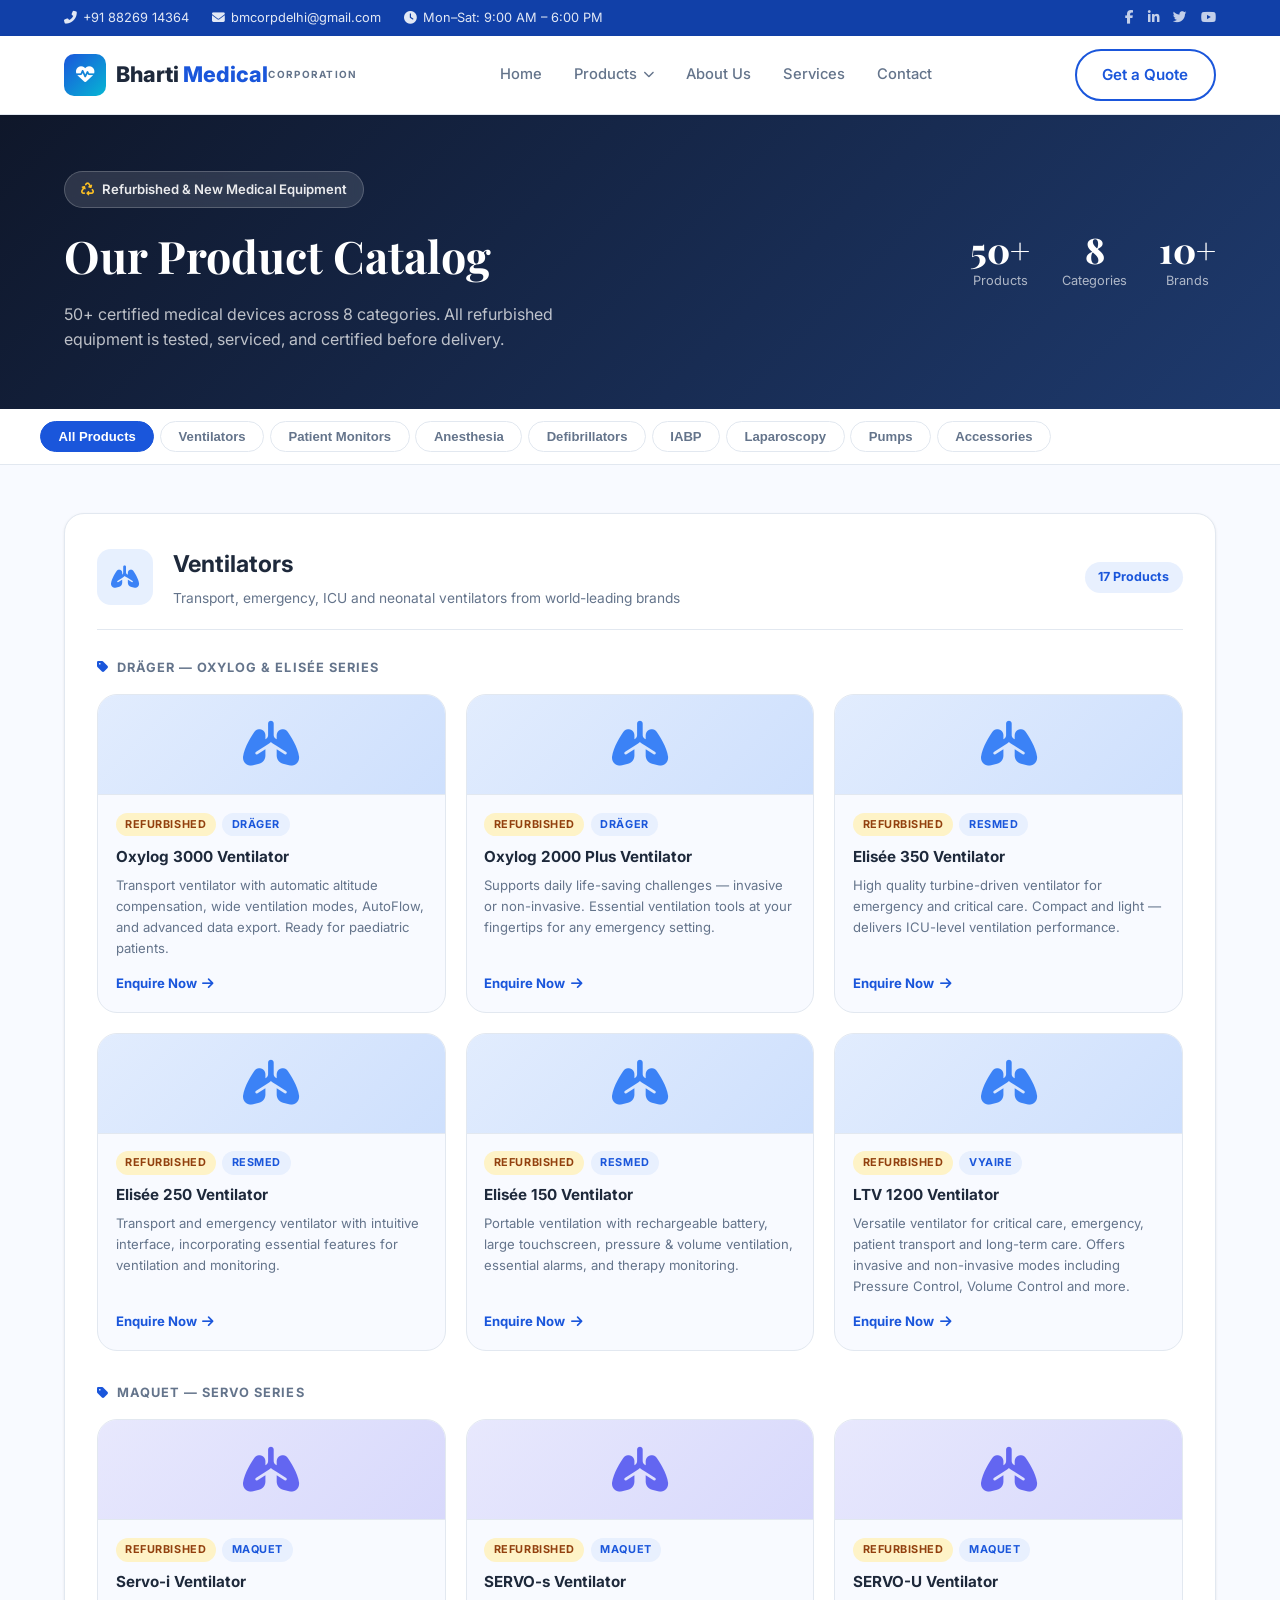
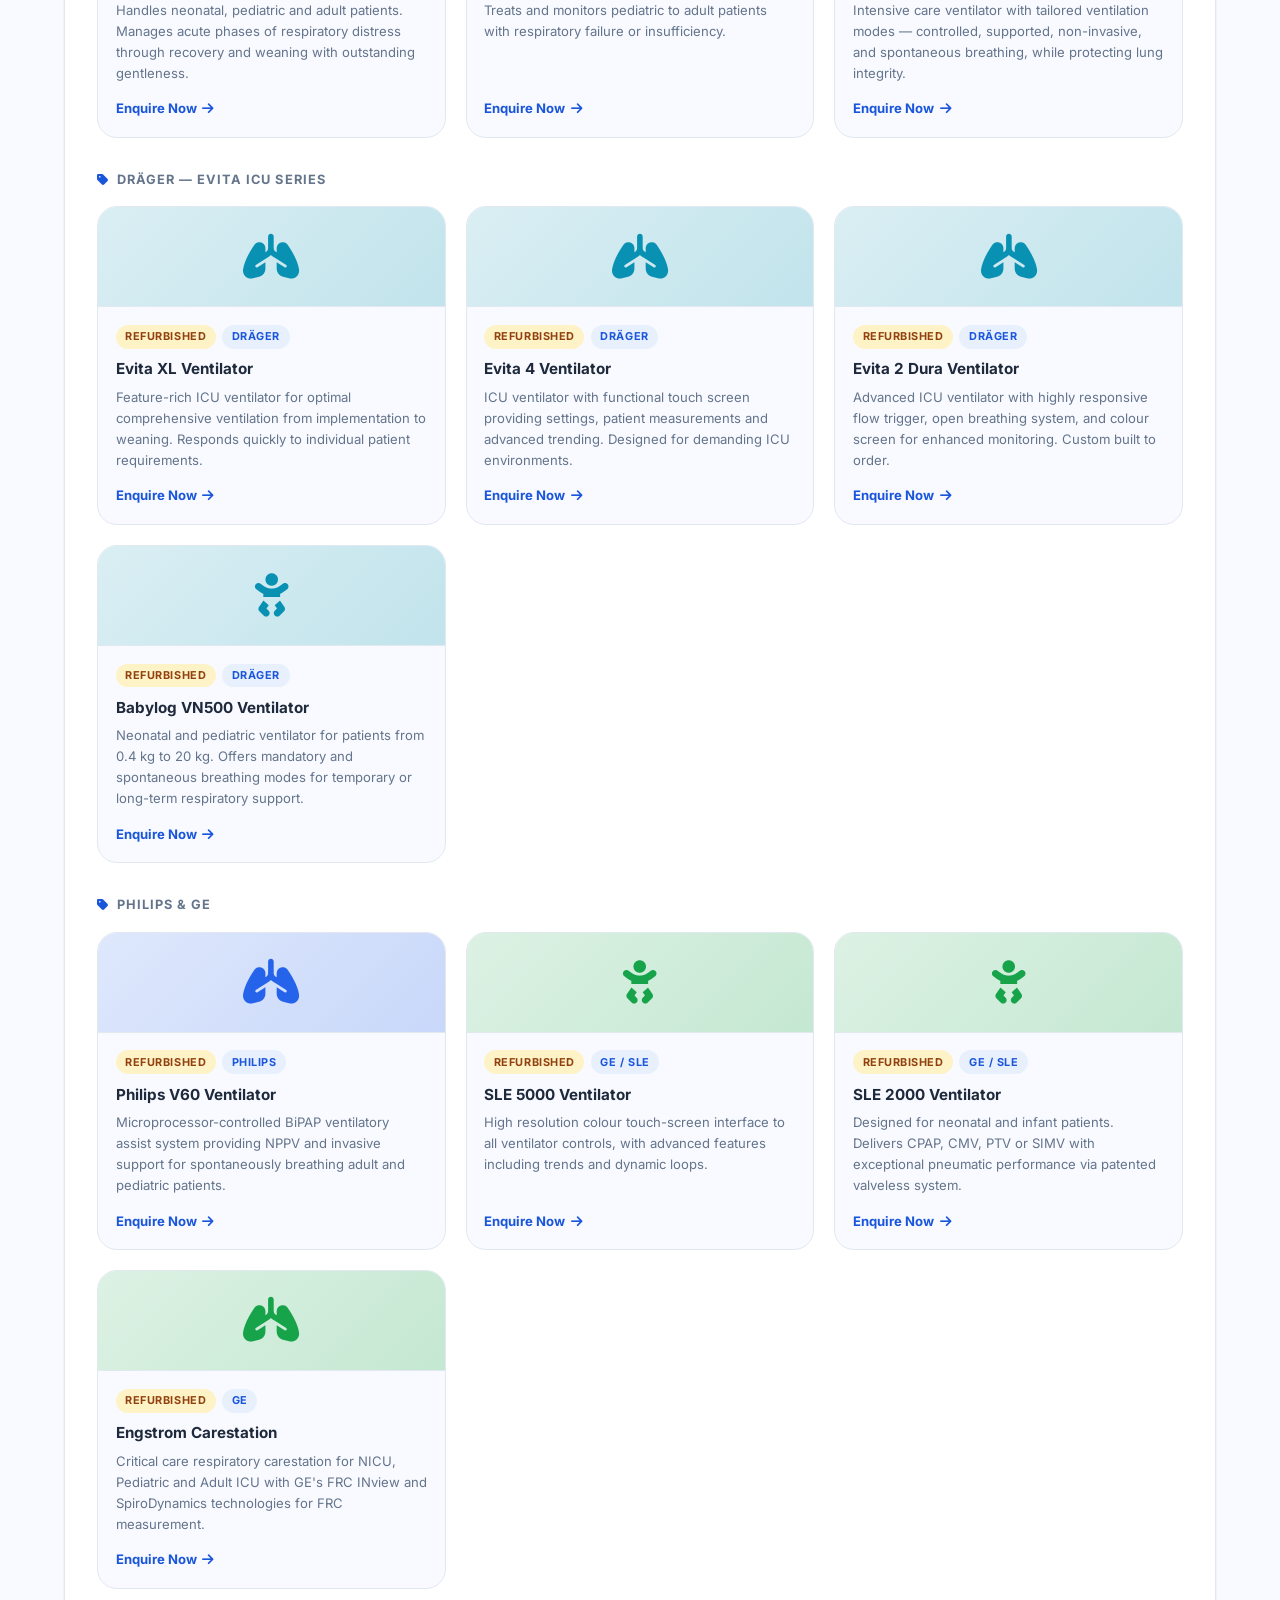
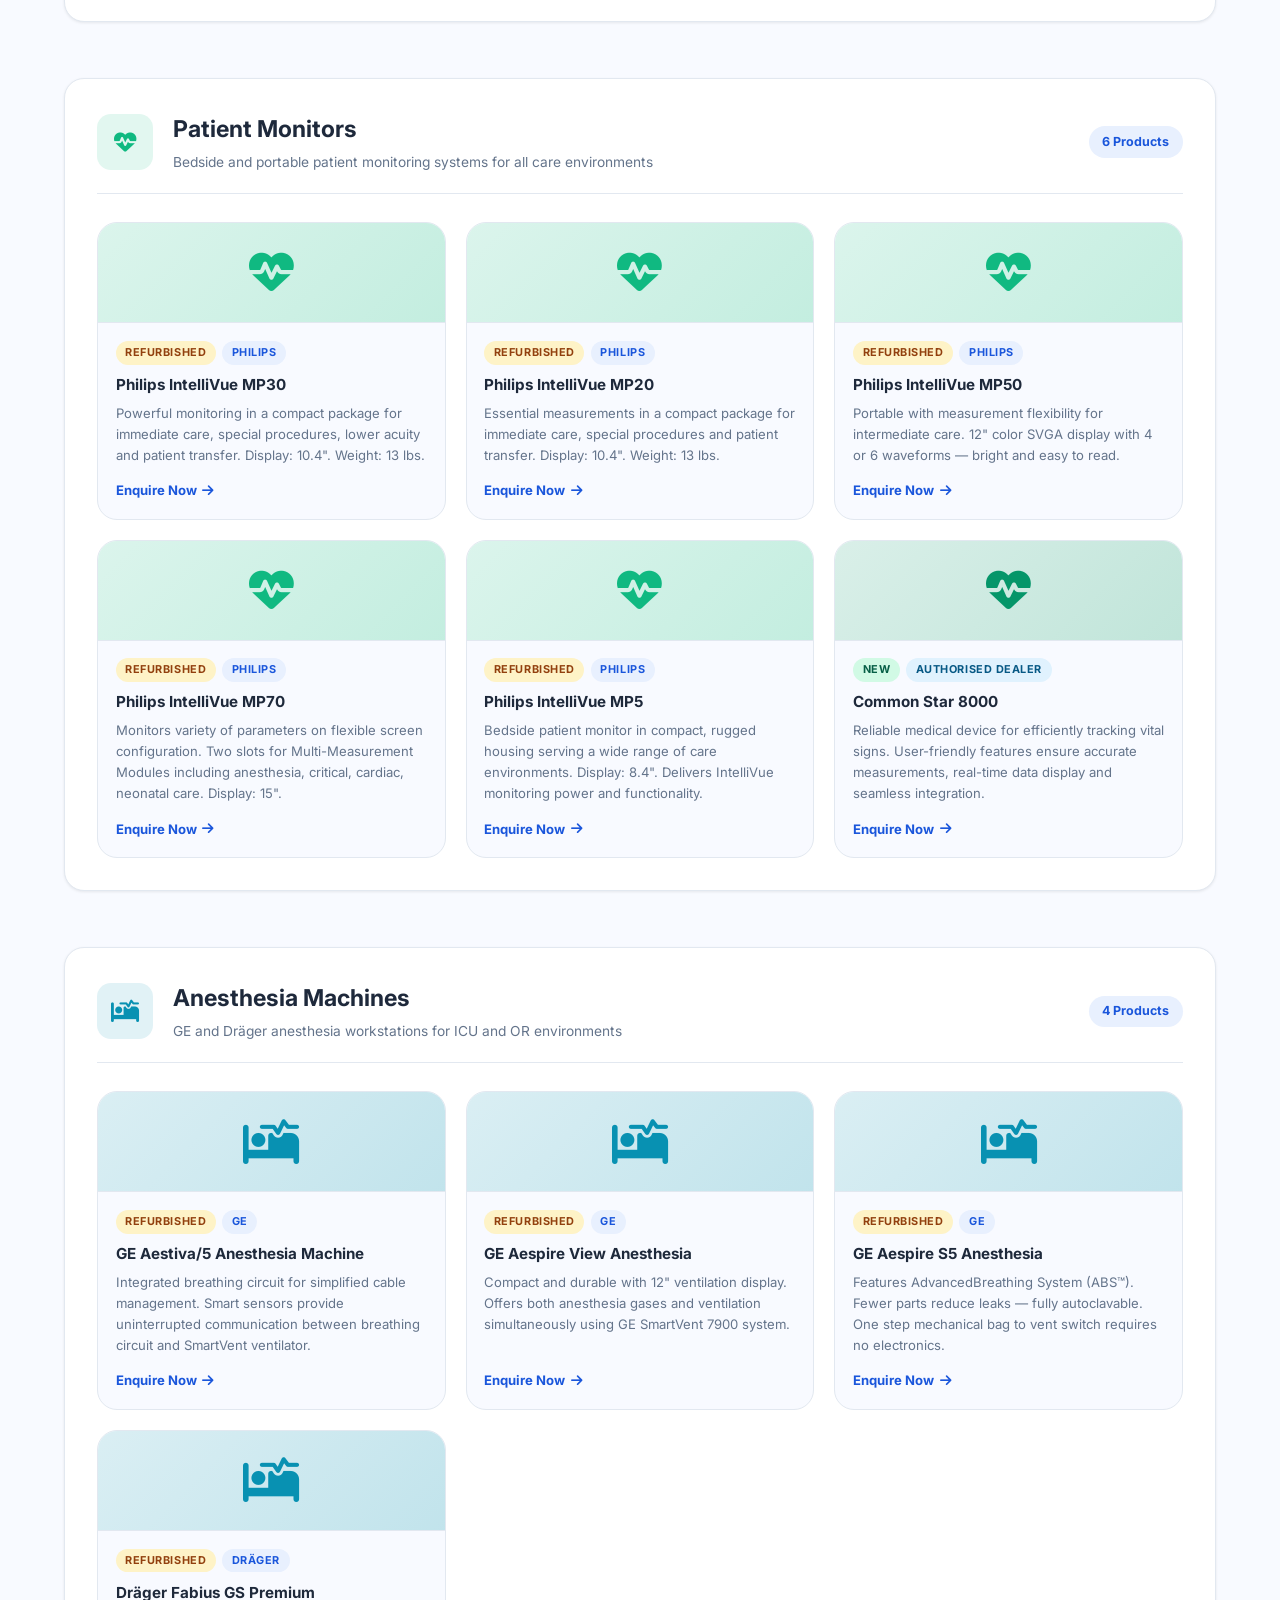
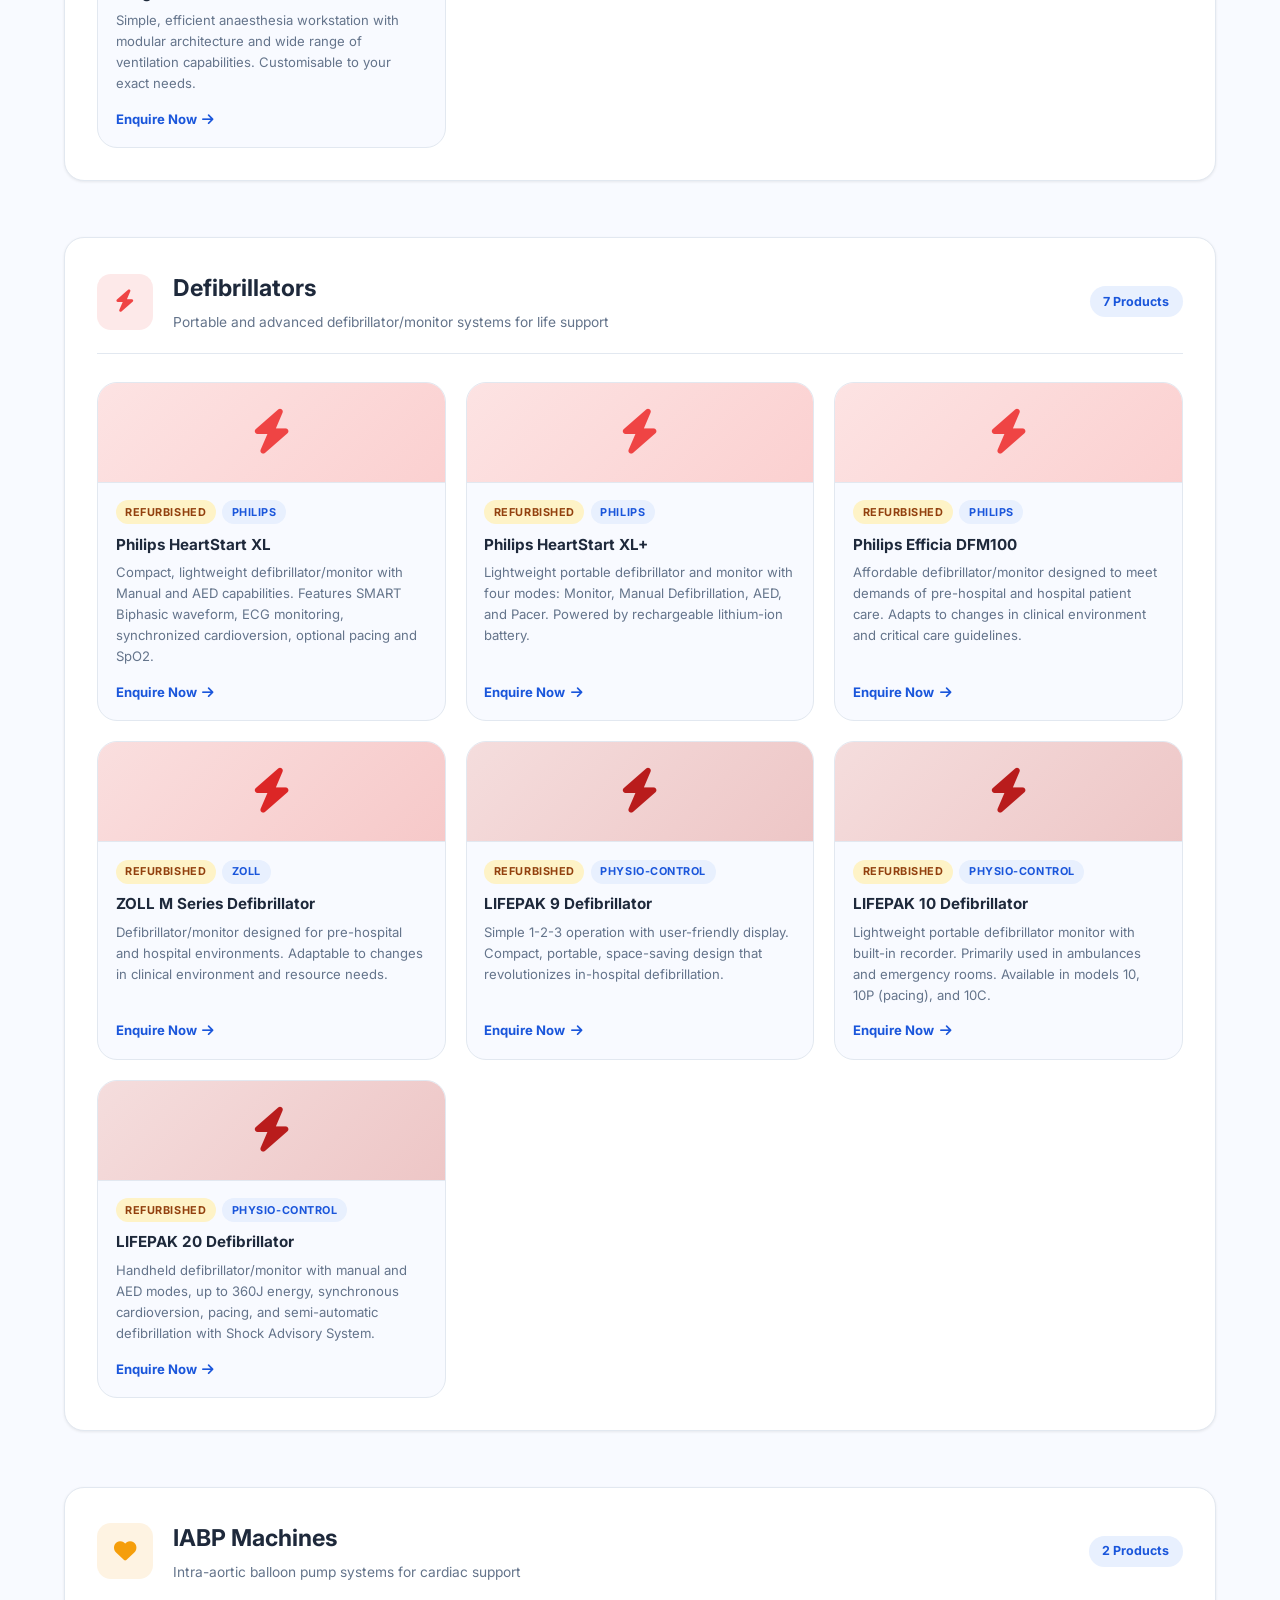
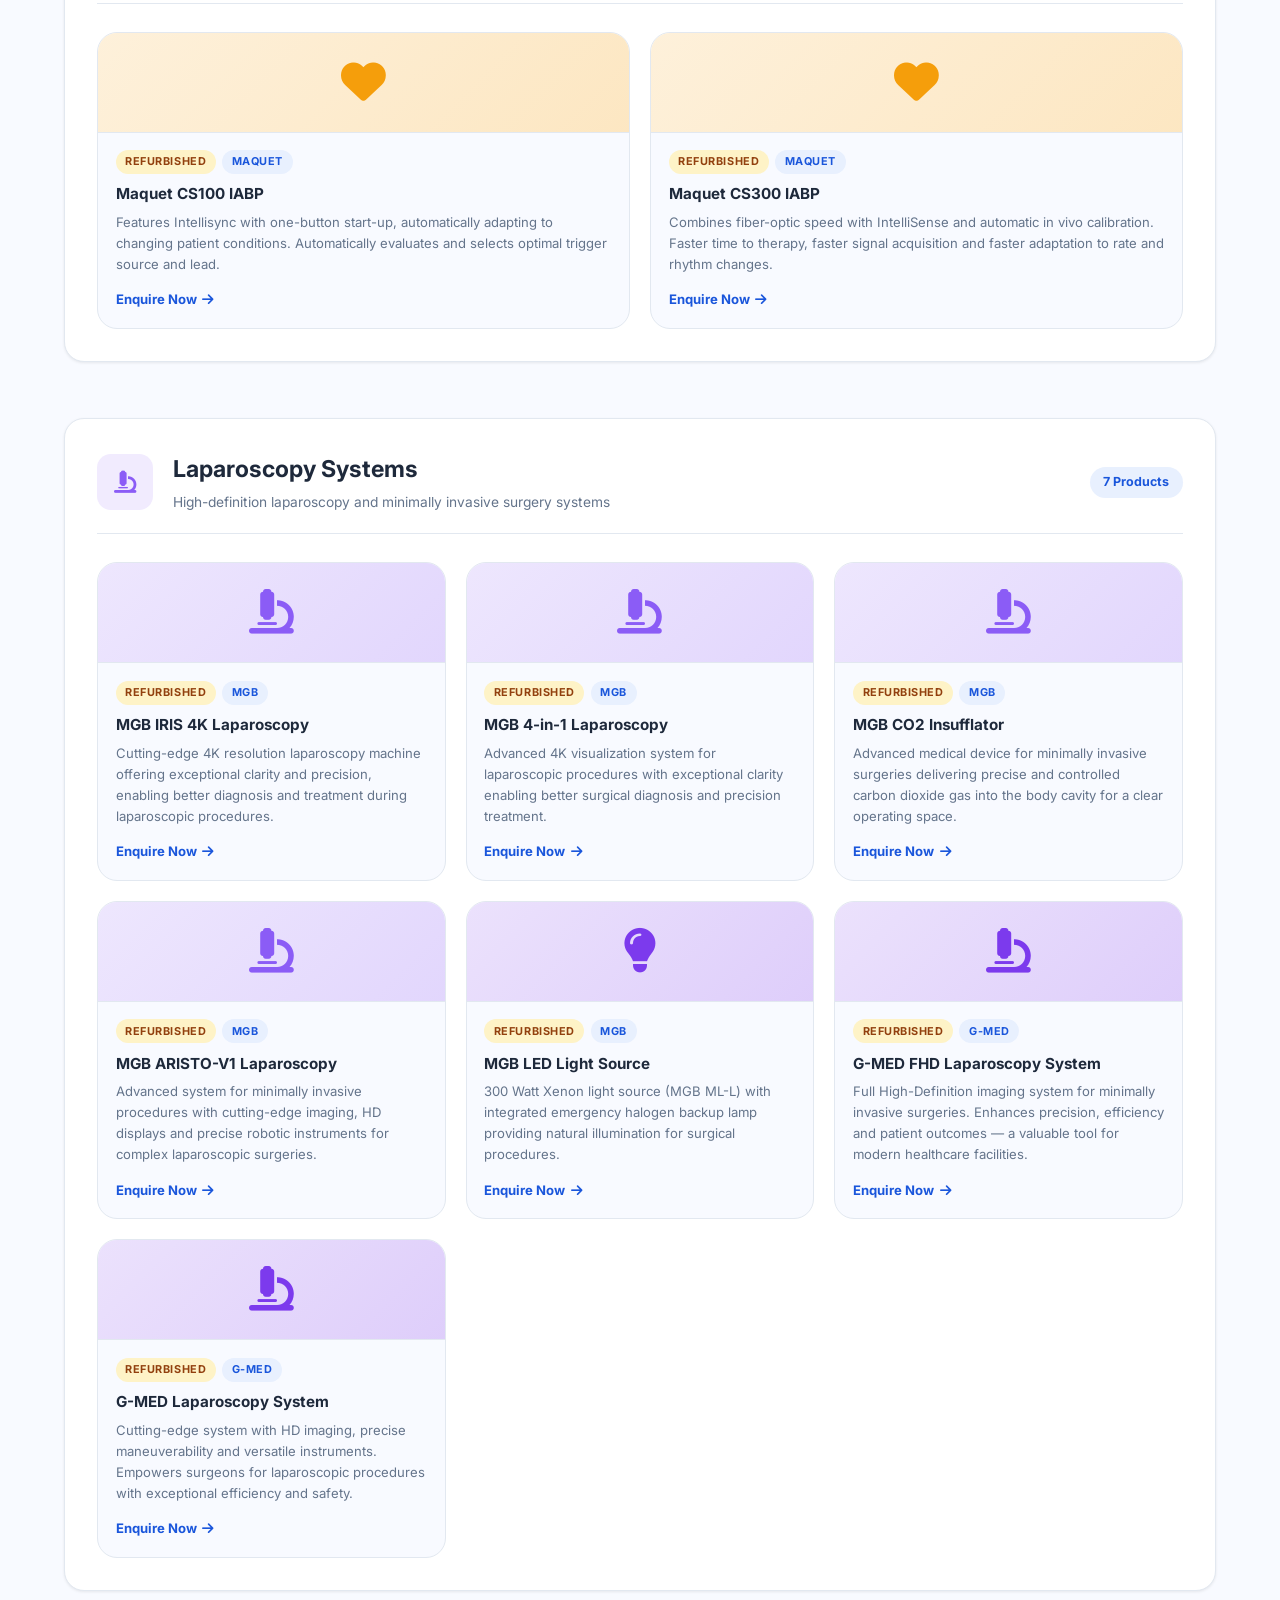
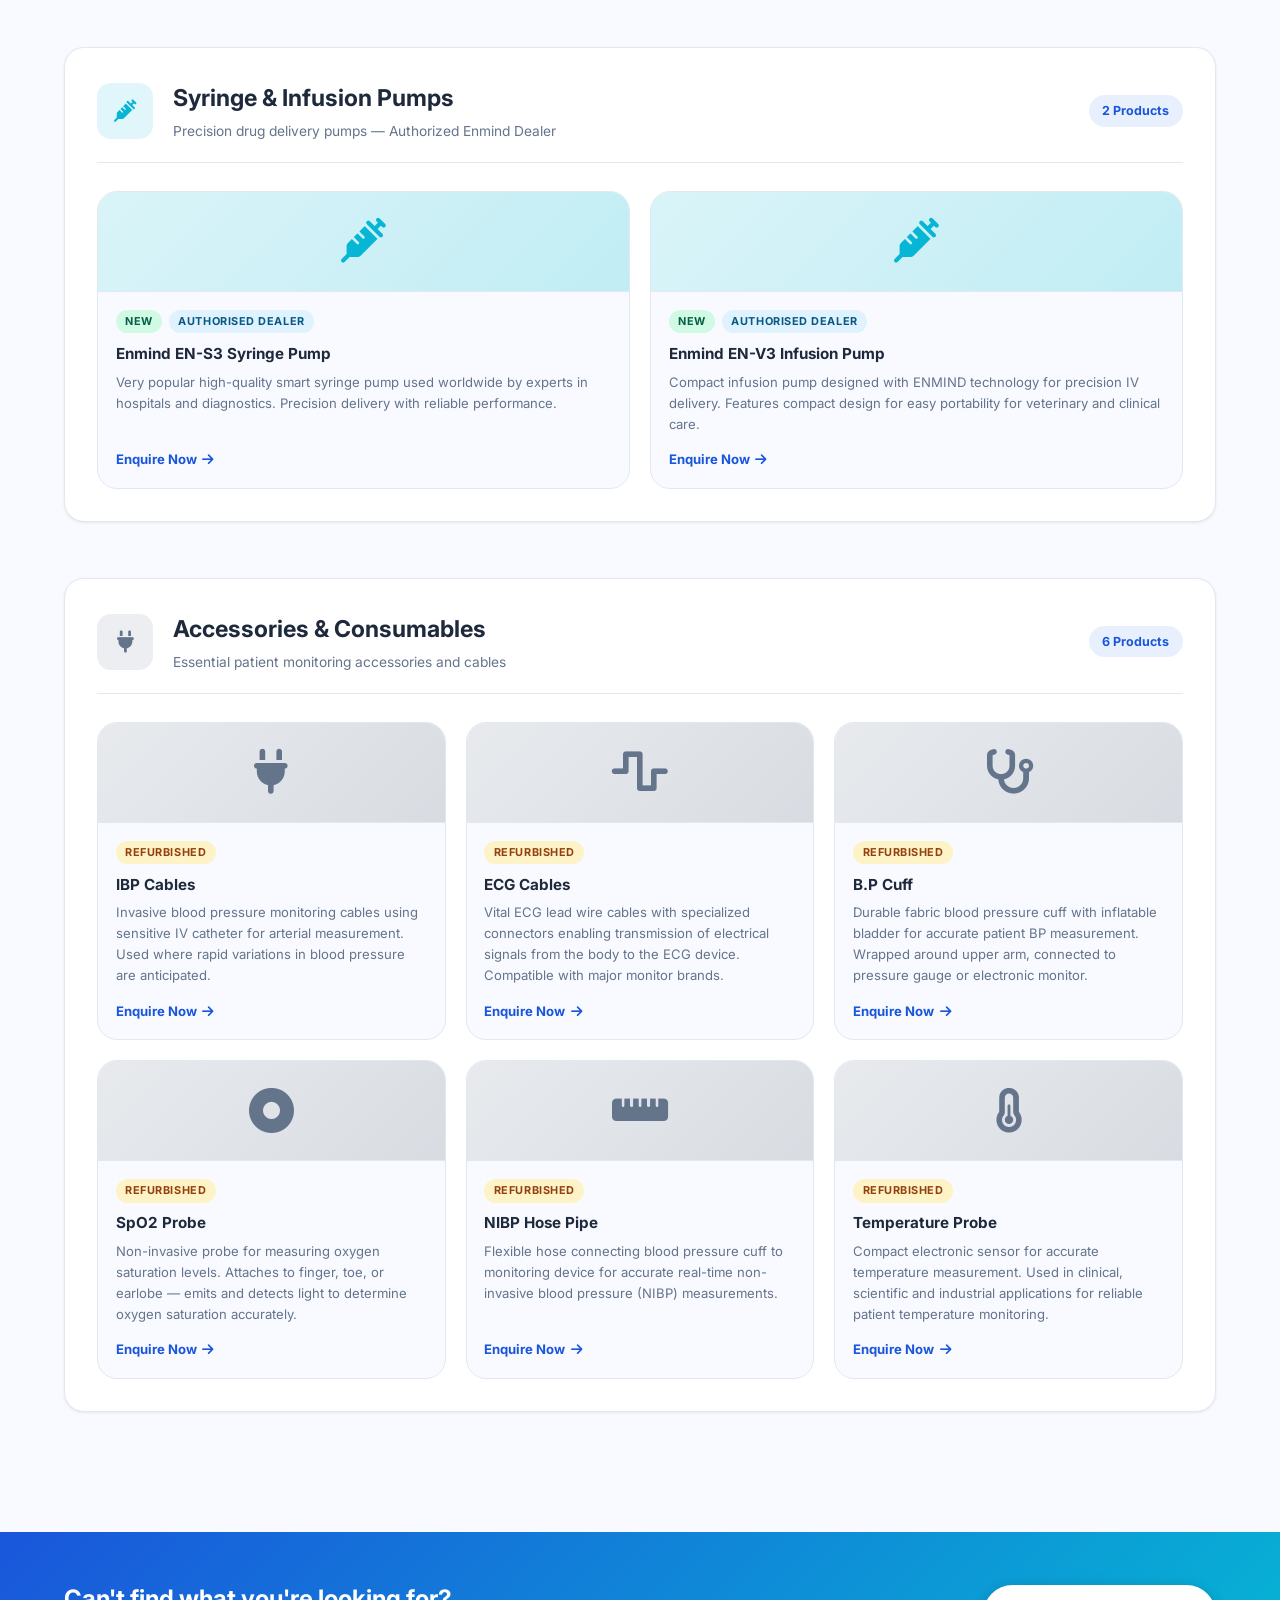
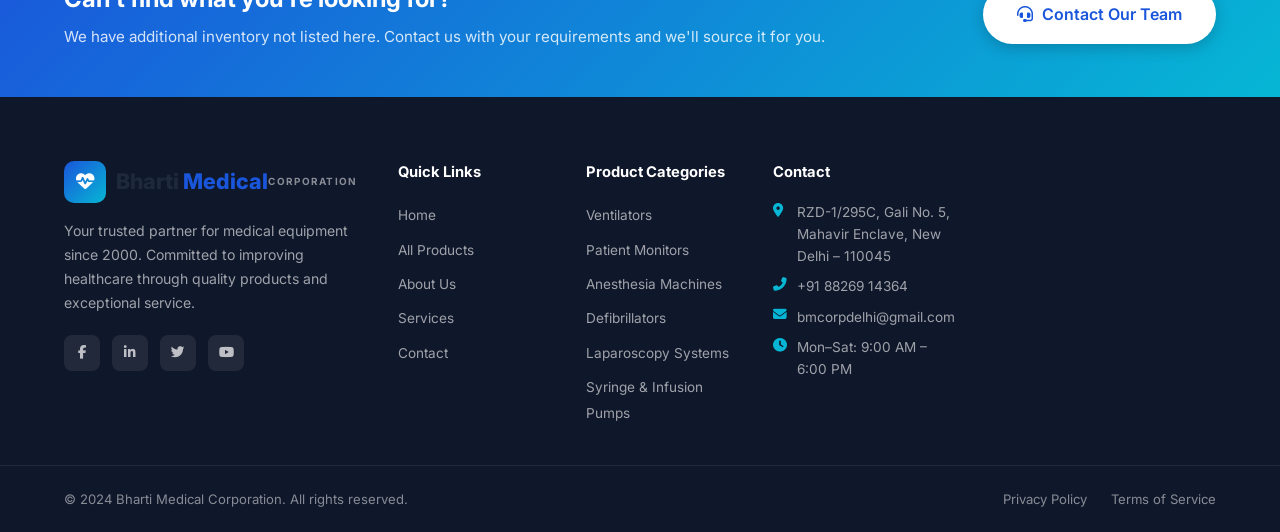
<file: products.html>
<!DOCTYPE html>
<html lang="en">
<head>
  <meta charset="UTF-8" />
  <meta name="viewport" content="width=device-width, initial-scale=1.0" />
  <meta name="description" content="Bharti Medical Corporation — Complete catalog of refurbished and new medical equipment including ventilators, patient monitors, defibrillators, anesthesia machines, laparoscopy systems and more." />
  <title>Products | Bharti Medical Corporation</title>
  <link rel="preconnect" href="https://fonts.googleapis.com" />
  <link rel="preconnect" href="https://fonts.gstatic.com" crossorigin />
  <link href="https://fonts.googleapis.com/css2?family=Inter:wght@300;400;500;600;700;800&family=Playfair+Display:wght@600;700&display=swap" rel="stylesheet" />
  <link rel="stylesheet" href="https://cdnjs.cloudflare.com/ajax/libs/font-awesome/6.5.0/css/all.min.css" />
  <link rel="stylesheet" href="assets/css/style.css" />
  <link rel="stylesheet" href="assets/css/products.css" />
</head>
<body>

  <!-- TOP BAR -->
  <div class="topbar">
    <div class="container topbar__inner">
      <div class="topbar__left">
        <span><i class="fas fa-phone-alt"></i> +91 88269 14364</span>
        <span><i class="fas fa-envelope"></i> bmcorpdelhi@gmail.com</span>
        <span><i class="fas fa-clock"></i> Mon–Sat: 9:00 AM – 6:00 PM</span>
      </div>
      <div class="topbar__right">
        <a href="#" aria-label="Facebook"><i class="fab fa-facebook-f"></i></a>
        <a href="#" aria-label="LinkedIn"><i class="fab fa-linkedin-in"></i></a>
        <a href="#" aria-label="Twitter"><i class="fab fa-twitter"></i></a>
        <a href="#" aria-label="YouTube"><i class="fab fa-youtube"></i></a>
      </div>
    </div>
  </div>

  <!-- NAVBAR -->
  <header class="navbar" id="navbar">
    <div class="container navbar__inner">
      <a href="index.html" class="navbar__logo">
        <div class="logo-icon"><i class="fas fa-heartbeat"></i></div>
        <div class="logo-text">
          <div style="line-height:1.1;"><span class="logo-primary">Bharti</span> <span class="logo-accent">Medical</span></div>
          <div style="font-size:.62rem;letter-spacing:.13em;text-transform:uppercase;color:var(--text-muted);font-weight:700;">Corporation</div>
        </div>
      </a>
      <nav class="navbar__links" id="navLinks">
        <a href="index.html">Home</a>
        <div class="nav-dropdown">
          <a href="products.html" class="active">Products <i class="fas fa-chevron-down"></i></a>
          <div class="dropdown-menu">
            <a href="#ventilators"><i class="fas fa-lungs"></i> Ventilators</a>
            <a href="#monitors"><i class="fas fa-heart-pulse"></i> Patient Monitors</a>
            <a href="#anesthesia"><i class="fas fa-procedures"></i> Anesthesia Machines</a>
            <a href="#defibrillators"><i class="fas fa-bolt"></i> Defibrillators</a>
            <a href="#iabp"><i class="fas fa-heart"></i> IABP Machines</a>
            <a href="#laparoscopy"><i class="fas fa-microscope"></i> Laparoscopy Systems</a>
            <a href="#pumps"><i class="fas fa-syringe"></i> Syringe & Infusion Pumps</a>
            <a href="#accessories"><i class="fas fa-plug"></i> Accessories</a>
          </div>
        </div>
        <a href="index.html#about">About Us</a>
        <a href="index.html#services">Services</a>
        <a href="index.html#contact">Contact</a>
      </nav>
      <div class="navbar__actions">
        <a href="index.html#contact" class="btn btn--outline">Get a Quote</a>
        <button class="navbar__hamburger" id="hamburger" aria-label="Toggle menu">
          <span></span><span></span><span></span>
        </button>
      </div>
    </div>
  </header>

  <!-- PAGE HERO -->
  <section class="page-hero">
    <div class="container page-hero__inner">
      <div>
        <div class="hero__badge" style="display:inline-flex;margin-bottom:.75rem;">
          <i class="fas fa-recycle"></i> Refurbished &amp; New Medical Equipment
        </div>
        <h1 class="page-hero__title">Our Product Catalog</h1>
        <p class="page-hero__desc">50+ certified medical devices across 8 categories. All refurbished equipment is tested, serviced, and certified before delivery.</p>
      </div>
      <div class="page-hero__stats">
        <div class="phs"><span>50+</span><p>Products</p></div>
        <div class="phs"><span>8</span><p>Categories</p></div>
        <div class="phs"><span>10+</span><p>Brands</p></div>
      </div>
    </div>
  </section>

  <!-- FILTER TABS -->
  <div class="filter-bar sticky-filter" id="filterBar">
    <div class="container filter-bar__inner">
      <button class="filter-btn active" data-filter="all">All Products</button>
      <button class="filter-btn" data-filter="ventilators">Ventilators</button>
      <button class="filter-btn" data-filter="monitors">Patient Monitors</button>
      <button class="filter-btn" data-filter="anesthesia">Anesthesia</button>
      <button class="filter-btn" data-filter="defibrillators">Defibrillators</button>
      <button class="filter-btn" data-filter="iabp">IABP</button>
      <button class="filter-btn" data-filter="laparoscopy">Laparoscopy</button>
      <button class="filter-btn" data-filter="pumps">Pumps</button>
      <button class="filter-btn" data-filter="accessories">Accessories</button>
    </div>
  </div>

  <!-- ═══════ PRODUCTS CONTENT ═══════ -->
  <main class="products-page">
    <div class="container">

      <!-- ── VENTILATORS ─────────────────────── -->
      <section class="prod-section" id="ventilators" data-section="ventilators">
        <div class="prod-section__header">
          <div class="prod-section__icon" style="--sc:#3b82f6;"><i class="fas fa-lungs"></i></div>
          <div>
            <h2>Ventilators</h2>
            <p>Transport, emergency, ICU and neonatal ventilators from world-leading brands</p>
          </div>
          <span class="prod-section__count">17 Products</span>
        </div>

        <div class="prod-subsection">
          <h3 class="brand-label"><i class="fas fa-tag"></i> Dräger — Oxylog &amp; Elisée Series</h3>
          <div class="prod-grid">

            <div class="prod-card" data-cat="ventilators">
              <div class="prod-card__img" style="--pc:#3b82f6;"><i class="fas fa-lungs"></i></div>
              <div class="prod-card__body">
                <div class="prod-card__badges"><span class="badge badge--refurb">Refurbished</span><span class="badge badge--brand">Dräger</span></div>
                <h4>Oxylog 3000 Ventilator</h4>
                <p>Transport ventilator with automatic altitude compensation, wide ventilation modes, AutoFlow, and advanced data export. Ready for paediatric patients.</p>
                <a href="index.html#contact" class="prod-enquire-btn">Enquire Now <i class="fas fa-arrow-right"></i></a>
              </div>
            </div>

            <div class="prod-card" data-cat="ventilators">
              <div class="prod-card__img" style="--pc:#3b82f6;"><i class="fas fa-lungs"></i></div>
              <div class="prod-card__body">
                <div class="prod-card__badges"><span class="badge badge--refurb">Refurbished</span><span class="badge badge--brand">Dräger</span></div>
                <h4>Oxylog 2000 Plus Ventilator</h4>
                <p>Supports daily life-saving challenges — invasive or non-invasive. Essential ventilation tools at your fingertips for any emergency setting.</p>
                <a href="index.html#contact" class="prod-enquire-btn">Enquire Now <i class="fas fa-arrow-right"></i></a>
              </div>
            </div>

            <div class="prod-card" data-cat="ventilators">
              <div class="prod-card__img" style="--pc:#3b82f6;"><i class="fas fa-lungs"></i></div>
              <div class="prod-card__body">
                <div class="prod-card__badges"><span class="badge badge--refurb">Refurbished</span><span class="badge badge--brand">ResMed</span></div>
                <h4>Elisée 350 Ventilator</h4>
                <p>High quality turbine-driven ventilator for emergency and critical care. Compact and light — delivers ICU-level ventilation performance.</p>
                <a href="index.html#contact" class="prod-enquire-btn">Enquire Now <i class="fas fa-arrow-right"></i></a>
              </div>
            </div>

            <div class="prod-card" data-cat="ventilators">
              <div class="prod-card__img" style="--pc:#3b82f6;"><i class="fas fa-lungs"></i></div>
              <div class="prod-card__body">
                <div class="prod-card__badges"><span class="badge badge--refurb">Refurbished</span><span class="badge badge--brand">ResMed</span></div>
                <h4>Elisée 250 Ventilator</h4>
                <p>Transport and emergency ventilator with intuitive interface, incorporating essential features for ventilation and monitoring.</p>
                <a href="index.html#contact" class="prod-enquire-btn">Enquire Now <i class="fas fa-arrow-right"></i></a>
              </div>
            </div>

            <div class="prod-card" data-cat="ventilators">
              <div class="prod-card__img" style="--pc:#3b82f6;"><i class="fas fa-lungs"></i></div>
              <div class="prod-card__body">
                <div class="prod-card__badges"><span class="badge badge--refurb">Refurbished</span><span class="badge badge--brand">ResMed</span></div>
                <h4>Elisée 150 Ventilator</h4>
                <p>Portable ventilation with rechargeable battery, large touchscreen, pressure &amp; volume ventilation, essential alarms, and therapy monitoring.</p>
                <a href="index.html#contact" class="prod-enquire-btn">Enquire Now <i class="fas fa-arrow-right"></i></a>
              </div>
            </div>

            <div class="prod-card" data-cat="ventilators">
              <div class="prod-card__img" style="--pc:#3b82f6;"><i class="fas fa-lungs"></i></div>
              <div class="prod-card__body">
                <div class="prod-card__badges"><span class="badge badge--refurb">Refurbished</span><span class="badge badge--brand">Vyaire</span></div>
                <h4>LTV 1200 Ventilator</h4>
                <p>Versatile ventilator for critical care, emergency, patient transport and long-term care. Offers invasive and non-invasive modes including Pressure Control, Volume Control and more.</p>
                <a href="index.html#contact" class="prod-enquire-btn">Enquire Now <i class="fas fa-arrow-right"></i></a>
              </div>
            </div>

          </div>
        </div>

        <div class="prod-subsection">
          <h3 class="brand-label"><i class="fas fa-tag"></i> Maquet — SERVO Series</h3>
          <div class="prod-grid">

            <div class="prod-card" data-cat="ventilators">
              <div class="prod-card__img" style="--pc:#6366f1;"><i class="fas fa-lungs"></i></div>
              <div class="prod-card__body">
                <div class="prod-card__badges"><span class="badge badge--refurb">Refurbished</span><span class="badge badge--brand">Maquet</span></div>
                <h4>Servo-i Ventilator</h4>
                <p>Handles neonatal, pediatric and adult patients. Manages acute phases of respiratory distress through recovery and weaning with outstanding gentleness.</p>
                <a href="index.html#contact" class="prod-enquire-btn">Enquire Now <i class="fas fa-arrow-right"></i></a>
              </div>
            </div>

            <div class="prod-card" data-cat="ventilators">
              <div class="prod-card__img" style="--pc:#6366f1;"><i class="fas fa-lungs"></i></div>
              <div class="prod-card__body">
                <div class="prod-card__badges"><span class="badge badge--refurb">Refurbished</span><span class="badge badge--brand">Maquet</span></div>
                <h4>SERVO-s Ventilator</h4>
                <p>Treats and monitors pediatric to adult patients with respiratory failure or insufficiency.</p>
                <a href="index.html#contact" class="prod-enquire-btn">Enquire Now <i class="fas fa-arrow-right"></i></a>
              </div>
            </div>

            <div class="prod-card" data-cat="ventilators">
              <div class="prod-card__img" style="--pc:#6366f1;"><i class="fas fa-lungs"></i></div>
              <div class="prod-card__body">
                <div class="prod-card__badges"><span class="badge badge--refurb">Refurbished</span><span class="badge badge--brand">Maquet</span></div>
                <h4>SERVO-U Ventilator</h4>
                <p>Intensive care ventilator with tailored ventilation modes — controlled, supported, non-invasive, and spontaneous breathing, while protecting lung integrity.</p>
                <a href="index.html#contact" class="prod-enquire-btn">Enquire Now <i class="fas fa-arrow-right"></i></a>
              </div>
            </div>

          </div>
        </div>

        <div class="prod-subsection">
          <h3 class="brand-label"><i class="fas fa-tag"></i> Dräger — Evita ICU Series</h3>
          <div class="prod-grid">

            <div class="prod-card" data-cat="ventilators">
              <div class="prod-card__img" style="--pc:#0891b2;"><i class="fas fa-lungs"></i></div>
              <div class="prod-card__body">
                <div class="prod-card__badges"><span class="badge badge--refurb">Refurbished</span><span class="badge badge--brand">Dräger</span></div>
                <h4>Evita XL Ventilator</h4>
                <p>Feature-rich ICU ventilator for optimal comprehensive ventilation from implementation to weaning. Responds quickly to individual patient requirements.</p>
                <a href="index.html#contact" class="prod-enquire-btn">Enquire Now <i class="fas fa-arrow-right"></i></a>
              </div>
            </div>

            <div class="prod-card" data-cat="ventilators">
              <div class="prod-card__img" style="--pc:#0891b2;"><i class="fas fa-lungs"></i></div>
              <div class="prod-card__body">
                <div class="prod-card__badges"><span class="badge badge--refurb">Refurbished</span><span class="badge badge--brand">Dräger</span></div>
                <h4>Evita 4 Ventilator</h4>
                <p>ICU ventilator with functional touch screen providing settings, patient measurements and advanced trending. Designed for demanding ICU environments.</p>
                <a href="index.html#contact" class="prod-enquire-btn">Enquire Now <i class="fas fa-arrow-right"></i></a>
              </div>
            </div>

            <div class="prod-card" data-cat="ventilators">
              <div class="prod-card__img" style="--pc:#0891b2;"><i class="fas fa-lungs"></i></div>
              <div class="prod-card__body">
                <div class="prod-card__badges"><span class="badge badge--refurb">Refurbished</span><span class="badge badge--brand">Dräger</span></div>
                <h4>Evita 2 Dura Ventilator</h4>
                <p>Advanced ICU ventilator with highly responsive flow trigger, open breathing system, and colour screen for enhanced monitoring. Custom built to order.</p>
                <a href="index.html#contact" class="prod-enquire-btn">Enquire Now <i class="fas fa-arrow-right"></i></a>
              </div>
            </div>

            <div class="prod-card" data-cat="ventilators">
              <div class="prod-card__img" style="--pc:#0891b2;"><i class="fas fa-baby"></i></div>
              <div class="prod-card__body">
                <div class="prod-card__badges"><span class="badge badge--refurb">Refurbished</span><span class="badge badge--brand">Dräger</span></div>
                <h4>Babylog VN500 Ventilator</h4>
                <p>Neonatal and pediatric ventilator for patients from 0.4 kg to 20 kg. Offers mandatory and spontaneous breathing modes for temporary or long-term respiratory support.</p>
                <a href="index.html#contact" class="prod-enquire-btn">Enquire Now <i class="fas fa-arrow-right"></i></a>
              </div>
            </div>

          </div>
        </div>

        <div class="prod-subsection">
          <h3 class="brand-label"><i class="fas fa-tag"></i> Philips &amp; GE</h3>
          <div class="prod-grid">

            <div class="prod-card" data-cat="ventilators">
              <div class="prod-card__img" style="--pc:#2563eb;"><i class="fas fa-lungs"></i></div>
              <div class="prod-card__body">
                <div class="prod-card__badges"><span class="badge badge--refurb">Refurbished</span><span class="badge badge--brand">Philips</span></div>
                <h4>Philips V60 Ventilator</h4>
                <p>Microprocessor-controlled BiPAP ventilatory assist system providing NPPV and invasive support for spontaneously breathing adult and pediatric patients.</p>
                <a href="index.html#contact" class="prod-enquire-btn">Enquire Now <i class="fas fa-arrow-right"></i></a>
              </div>
            </div>

            <div class="prod-card" data-cat="ventilators">
              <div class="prod-card__img" style="--pc:#16a34a;"><i class="fas fa-baby"></i></div>
              <div class="prod-card__body">
                <div class="prod-card__badges"><span class="badge badge--refurb">Refurbished</span><span class="badge badge--brand">GE / SLE</span></div>
                <h4>SLE 5000 Ventilator</h4>
                <p>High resolution colour touch-screen interface to all ventilator controls, with advanced features including trends and dynamic loops.</p>
                <a href="index.html#contact" class="prod-enquire-btn">Enquire Now <i class="fas fa-arrow-right"></i></a>
              </div>
            </div>

            <div class="prod-card" data-cat="ventilators">
              <div class="prod-card__img" style="--pc:#16a34a;"><i class="fas fa-baby"></i></div>
              <div class="prod-card__body">
                <div class="prod-card__badges"><span class="badge badge--refurb">Refurbished</span><span class="badge badge--brand">GE / SLE</span></div>
                <h4>SLE 2000 Ventilator</h4>
                <p>Designed for neonatal and infant patients. Delivers CPAP, CMV, PTV or SIMV with exceptional pneumatic performance via patented valveless system.</p>
                <a href="index.html#contact" class="prod-enquire-btn">Enquire Now <i class="fas fa-arrow-right"></i></a>
              </div>
            </div>

            <div class="prod-card" data-cat="ventilators">
              <div class="prod-card__img" style="--pc:#16a34a;"><i class="fas fa-lungs"></i></div>
              <div class="prod-card__body">
                <div class="prod-card__badges"><span class="badge badge--refurb">Refurbished</span><span class="badge badge--brand">GE</span></div>
                <h4>Engstrom Carestation</h4>
                <p>Critical care respiratory carestation for NICU, Pediatric and Adult ICU with GE's FRC INview and SpiroDynamics technologies for FRC measurement.</p>
                <a href="index.html#contact" class="prod-enquire-btn">Enquire Now <i class="fas fa-arrow-right"></i></a>
              </div>
            </div>

          </div>
        </div>
      </section>

      <!-- ── PATIENT MONITORS ────────────────── -->
      <section class="prod-section" id="monitors" data-section="monitors">
        <div class="prod-section__header">
          <div class="prod-section__icon" style="--sc:#10b981;"><i class="fas fa-heart-pulse"></i></div>
          <div>
            <h2>Patient Monitors</h2>
            <p>Bedside and portable patient monitoring systems for all care environments</p>
          </div>
          <span class="prod-section__count">6 Products</span>
        </div>
        <div class="prod-grid">

          <div class="prod-card" data-cat="monitors">
            <div class="prod-card__img" style="--pc:#10b981;"><i class="fas fa-heart-pulse"></i></div>
            <div class="prod-card__body">
              <div class="prod-card__badges"><span class="badge badge--refurb">Refurbished</span><span class="badge badge--brand">Philips</span></div>
              <h4>Philips IntelliVue MP30</h4>
              <p>Powerful monitoring in a compact package for immediate care, special procedures, lower acuity and patient transfer. Display: 10.4". Weight: 13 lbs.</p>
              <a href="index.html#contact" class="prod-enquire-btn">Enquire Now <i class="fas fa-arrow-right"></i></a>
            </div>
          </div>

          <div class="prod-card" data-cat="monitors">
            <div class="prod-card__img" style="--pc:#10b981;"><i class="fas fa-heart-pulse"></i></div>
            <div class="prod-card__body">
              <div class="prod-card__badges"><span class="badge badge--refurb">Refurbished</span><span class="badge badge--brand">Philips</span></div>
              <h4>Philips IntelliVue MP20</h4>
              <p>Essential measurements in a compact package for immediate care, special procedures and patient transfer. Display: 10.4". Weight: 13 lbs.</p>
              <a href="index.html#contact" class="prod-enquire-btn">Enquire Now <i class="fas fa-arrow-right"></i></a>
            </div>
          </div>

          <div class="prod-card" data-cat="monitors">
            <div class="prod-card__img" style="--pc:#10b981;"><i class="fas fa-heart-pulse"></i></div>
            <div class="prod-card__body">
              <div class="prod-card__badges"><span class="badge badge--refurb">Refurbished</span><span class="badge badge--brand">Philips</span></div>
              <h4>Philips IntelliVue MP50</h4>
              <p>Portable with measurement flexibility for intermediate care. 12" color SVGA display with 4 or 6 waveforms — bright and easy to read.</p>
              <a href="index.html#contact" class="prod-enquire-btn">Enquire Now <i class="fas fa-arrow-right"></i></a>
            </div>
          </div>

          <div class="prod-card" data-cat="monitors">
            <div class="prod-card__img" style="--pc:#10b981;"><i class="fas fa-heart-pulse"></i></div>
            <div class="prod-card__body">
              <div class="prod-card__badges"><span class="badge badge--refurb">Refurbished</span><span class="badge badge--brand">Philips</span></div>
              <h4>Philips IntelliVue MP70</h4>
              <p>Monitors variety of parameters on flexible screen configuration. Two slots for Multi-Measurement Modules including anesthesia, critical, cardiac, neonatal care. Display: 15".</p>
              <a href="index.html#contact" class="prod-enquire-btn">Enquire Now <i class="fas fa-arrow-right"></i></a>
            </div>
          </div>

          <div class="prod-card" data-cat="monitors">
            <div class="prod-card__img" style="--pc:#10b981;"><i class="fas fa-heart-pulse"></i></div>
            <div class="prod-card__body">
              <div class="prod-card__badges"><span class="badge badge--refurb">Refurbished</span><span class="badge badge--brand">Philips</span></div>
              <h4>Philips IntelliVue MP5</h4>
              <p>Bedside patient monitor in compact, rugged housing serving a wide range of care environments. Display: 8.4". Delivers IntelliVue monitoring power and functionality.</p>
              <a href="index.html#contact" class="prod-enquire-btn">Enquire Now <i class="fas fa-arrow-right"></i></a>
            </div>
          </div>

          <div class="prod-card" data-cat="monitors">
            <div class="prod-card__img" style="--pc:#059669;"><i class="fas fa-heart-pulse"></i></div>
            <div class="prod-card__body">
              <div class="prod-card__badges"><span class="badge badge--new">New</span><span class="badge badge--auth">Authorised Dealer</span></div>
              <h4>Common Star 8000</h4>
              <p>Reliable medical device for efficiently tracking vital signs. User-friendly features ensure accurate measurements, real-time data display and seamless integration.</p>
              <a href="index.html#contact" class="prod-enquire-btn">Enquire Now <i class="fas fa-arrow-right"></i></a>
            </div>
          </div>

        </div>
      </section>

      <!-- ── ANESTHESIA ──────────────────────── -->
      <section class="prod-section" id="anesthesia" data-section="anesthesia">
        <div class="prod-section__header">
          <div class="prod-section__icon" style="--sc:#0891b2;"><i class="fas fa-procedures"></i></div>
          <div>
            <h2>Anesthesia Machines</h2>
            <p>GE and Dräger anesthesia workstations for ICU and OR environments</p>
          </div>
          <span class="prod-section__count">4 Products</span>
        </div>
        <div class="prod-grid">

          <div class="prod-card" data-cat="anesthesia">
            <div class="prod-card__img" style="--pc:#0891b2;"><i class="fas fa-procedures"></i></div>
            <div class="prod-card__body">
              <div class="prod-card__badges"><span class="badge badge--refurb">Refurbished</span><span class="badge badge--brand">GE</span></div>
              <h4>GE Aestiva/5 Anesthesia Machine</h4>
              <p>Integrated breathing circuit for simplified cable management. Smart sensors provide uninterrupted communication between breathing circuit and SmartVent ventilator.</p>
              <a href="index.html#contact" class="prod-enquire-btn">Enquire Now <i class="fas fa-arrow-right"></i></a>
            </div>
          </div>

          <div class="prod-card" data-cat="anesthesia">
            <div class="prod-card__img" style="--pc:#0891b2;"><i class="fas fa-procedures"></i></div>
            <div class="prod-card__body">
              <div class="prod-card__badges"><span class="badge badge--refurb">Refurbished</span><span class="badge badge--brand">GE</span></div>
              <h4>GE Aespire View Anesthesia</h4>
              <p>Compact and durable with 12" ventilation display. Offers both anesthesia gases and ventilation simultaneously using GE SmartVent 7900 system.</p>
              <a href="index.html#contact" class="prod-enquire-btn">Enquire Now <i class="fas fa-arrow-right"></i></a>
            </div>
          </div>

          <div class="prod-card" data-cat="anesthesia">
            <div class="prod-card__img" style="--pc:#0891b2;"><i class="fas fa-procedures"></i></div>
            <div class="prod-card__body">
              <div class="prod-card__badges"><span class="badge badge--refurb">Refurbished</span><span class="badge badge--brand">GE</span></div>
              <h4>GE Aespire S5 Anesthesia</h4>
              <p>Features AdvancedBreathing System (ABS™). Fewer parts reduce leaks — fully autoclavable. One step mechanical bag to vent switch requires no electronics.</p>
              <a href="index.html#contact" class="prod-enquire-btn">Enquire Now <i class="fas fa-arrow-right"></i></a>
            </div>
          </div>

          <div class="prod-card" data-cat="anesthesia">
            <div class="prod-card__img" style="--pc:#0891b2;"><i class="fas fa-procedures"></i></div>
            <div class="prod-card__body">
              <div class="prod-card__badges"><span class="badge badge--refurb">Refurbished</span><span class="badge badge--brand">Dräger</span></div>
              <h4>Dräger Fabius GS Premium</h4>
              <p>Simple, efficient anaesthesia workstation with modular architecture and wide range of ventilation capabilities. Customisable to your exact needs.</p>
              <a href="index.html#contact" class="prod-enquire-btn">Enquire Now <i class="fas fa-arrow-right"></i></a>
            </div>
          </div>

        </div>
      </section>

      <!-- ── DEFIBRILLATORS ─────────────────── -->
      <section class="prod-section" id="defibrillators" data-section="defibrillators">
        <div class="prod-section__header">
          <div class="prod-section__icon" style="--sc:#ef4444;"><i class="fas fa-bolt"></i></div>
          <div>
            <h2>Defibrillators</h2>
            <p>Portable and advanced defibrillator/monitor systems for life support</p>
          </div>
          <span class="prod-section__count">7 Products</span>
        </div>
        <div class="prod-grid">

          <div class="prod-card" data-cat="defibrillators">
            <div class="prod-card__img" style="--pc:#ef4444;"><i class="fas fa-bolt"></i></div>
            <div class="prod-card__body">
              <div class="prod-card__badges"><span class="badge badge--refurb">Refurbished</span><span class="badge badge--brand">Philips</span></div>
              <h4>Philips HeartStart XL</h4>
              <p>Compact, lightweight defibrillator/monitor with Manual and AED capabilities. Features SMART Biphasic waveform, ECG monitoring, synchronized cardioversion, optional pacing and SpO2.</p>
              <a href="index.html#contact" class="prod-enquire-btn">Enquire Now <i class="fas fa-arrow-right"></i></a>
            </div>
          </div>

          <div class="prod-card" data-cat="defibrillators">
            <div class="prod-card__img" style="--pc:#ef4444;"><i class="fas fa-bolt"></i></div>
            <div class="prod-card__body">
              <div class="prod-card__badges"><span class="badge badge--refurb">Refurbished</span><span class="badge badge--brand">Philips</span></div>
              <h4>Philips HeartStart XL+</h4>
              <p>Lightweight portable defibrillator and monitor with four modes: Monitor, Manual Defibrillation, AED, and Pacer. Powered by rechargeable lithium-ion battery.</p>
              <a href="index.html#contact" class="prod-enquire-btn">Enquire Now <i class="fas fa-arrow-right"></i></a>
            </div>
          </div>

          <div class="prod-card" data-cat="defibrillators">
            <div class="prod-card__img" style="--pc:#ef4444;"><i class="fas fa-bolt"></i></div>
            <div class="prod-card__body">
              <div class="prod-card__badges"><span class="badge badge--refurb">Refurbished</span><span class="badge badge--brand">Philips</span></div>
              <h4>Philips Efficia DFM100</h4>
              <p>Affordable defibrillator/monitor designed to meet demands of pre-hospital and hospital patient care. Adapts to changes in clinical environment and critical care guidelines.</p>
              <a href="index.html#contact" class="prod-enquire-btn">Enquire Now <i class="fas fa-arrow-right"></i></a>
            </div>
          </div>

          <div class="prod-card" data-cat="defibrillators">
            <div class="prod-card__img" style="--pc:#dc2626;"><i class="fas fa-bolt"></i></div>
            <div class="prod-card__body">
              <div class="prod-card__badges"><span class="badge badge--refurb">Refurbished</span><span class="badge badge--brand">ZOLL</span></div>
              <h4>ZOLL M Series Defibrillator</h4>
              <p>Defibrillator/monitor designed for pre-hospital and hospital environments. Adaptable to changes in clinical environment and resource needs.</p>
              <a href="index.html#contact" class="prod-enquire-btn">Enquire Now <i class="fas fa-arrow-right"></i></a>
            </div>
          </div>

          <div class="prod-card" data-cat="defibrillators">
            <div class="prod-card__img" style="--pc:#b91c1c;"><i class="fas fa-bolt"></i></div>
            <div class="prod-card__body">
              <div class="prod-card__badges"><span class="badge badge--refurb">Refurbished</span><span class="badge badge--brand">Physio-Control</span></div>
              <h4>LIFEPAK 9 Defibrillator</h4>
              <p>Simple 1-2-3 operation with user-friendly display. Compact, portable, space-saving design that revolutionizes in-hospital defibrillation.</p>
              <a href="index.html#contact" class="prod-enquire-btn">Enquire Now <i class="fas fa-arrow-right"></i></a>
            </div>
          </div>

          <div class="prod-card" data-cat="defibrillators">
            <div class="prod-card__img" style="--pc:#b91c1c;"><i class="fas fa-bolt"></i></div>
            <div class="prod-card__body">
              <div class="prod-card__badges"><span class="badge badge--refurb">Refurbished</span><span class="badge badge--brand">Physio-Control</span></div>
              <h4>LIFEPAK 10 Defibrillator</h4>
              <p>Lightweight portable defibrillator monitor with built-in recorder. Primarily used in ambulances and emergency rooms. Available in models 10, 10P (pacing), and 10C.</p>
              <a href="index.html#contact" class="prod-enquire-btn">Enquire Now <i class="fas fa-arrow-right"></i></a>
            </div>
          </div>

          <div class="prod-card" data-cat="defibrillators">
            <div class="prod-card__img" style="--pc:#b91c1c;"><i class="fas fa-bolt"></i></div>
            <div class="prod-card__body">
              <div class="prod-card__badges"><span class="badge badge--refurb">Refurbished</span><span class="badge badge--brand">Physio-Control</span></div>
              <h4>LIFEPAK 20 Defibrillator</h4>
              <p>Handheld defibrillator/monitor with manual and AED modes, up to 360J energy, synchronous cardioversion, pacing, and semi-automatic defibrillation with Shock Advisory System.</p>
              <a href="index.html#contact" class="prod-enquire-btn">Enquire Now <i class="fas fa-arrow-right"></i></a>
            </div>
          </div>

        </div>
      </section>

      <!-- ── IABP ───────────────────────────── -->
      <section class="prod-section" id="iabp" data-section="iabp">
        <div class="prod-section__header">
          <div class="prod-section__icon" style="--sc:#f59e0b;"><i class="fas fa-heart"></i></div>
          <div>
            <h2>IABP Machines</h2>
            <p>Intra-aortic balloon pump systems for cardiac support</p>
          </div>
          <span class="prod-section__count">2 Products</span>
        </div>
        <div class="prod-grid prod-grid--2col">

          <div class="prod-card" data-cat="iabp">
            <div class="prod-card__img" style="--pc:#f59e0b;"><i class="fas fa-heart"></i></div>
            <div class="prod-card__body">
              <div class="prod-card__badges"><span class="badge badge--refurb">Refurbished</span><span class="badge badge--brand">Maquet</span></div>
              <h4>Maquet CS100 IABP</h4>
              <p>Features Intellisync with one-button start-up, automatically adapting to changing patient conditions. Automatically evaluates and selects optimal trigger source and lead.</p>
              <a href="index.html#contact" class="prod-enquire-btn">Enquire Now <i class="fas fa-arrow-right"></i></a>
            </div>
          </div>

          <div class="prod-card" data-cat="iabp">
            <div class="prod-card__img" style="--pc:#f59e0b;"><i class="fas fa-heart"></i></div>
            <div class="prod-card__body">
              <div class="prod-card__badges"><span class="badge badge--refurb">Refurbished</span><span class="badge badge--brand">Maquet</span></div>
              <h4>Maquet CS300 IABP</h4>
              <p>Combines fiber-optic speed with IntelliSense and automatic in vivo calibration. Faster time to therapy, faster signal acquisition and faster adaptation to rate and rhythm changes.</p>
              <a href="index.html#contact" class="prod-enquire-btn">Enquire Now <i class="fas fa-arrow-right"></i></a>
            </div>
          </div>

        </div>
      </section>

      <!-- ── LAPAROSCOPY ────────────────────── -->
      <section class="prod-section" id="laparoscopy" data-section="laparoscopy">
        <div class="prod-section__header">
          <div class="prod-section__icon" style="--sc:#8b5cf6;"><i class="fas fa-microscope"></i></div>
          <div>
            <h2>Laparoscopy Systems</h2>
            <p>High-definition laparoscopy and minimally invasive surgery systems</p>
          </div>
          <span class="prod-section__count">7 Products</span>
        </div>
        <div class="prod-grid">

          <div class="prod-card" data-cat="laparoscopy">
            <div class="prod-card__img" style="--pc:#8b5cf6;"><i class="fas fa-microscope"></i></div>
            <div class="prod-card__body">
              <div class="prod-card__badges"><span class="badge badge--refurb">Refurbished</span><span class="badge badge--brand">MGB</span></div>
              <h4>MGB IRIS 4K Laparoscopy</h4>
              <p>Cutting-edge 4K resolution laparoscopy machine offering exceptional clarity and precision, enabling better diagnosis and treatment during laparoscopic procedures.</p>
              <a href="index.html#contact" class="prod-enquire-btn">Enquire Now <i class="fas fa-arrow-right"></i></a>
            </div>
          </div>

          <div class="prod-card" data-cat="laparoscopy">
            <div class="prod-card__img" style="--pc:#8b5cf6;"><i class="fas fa-microscope"></i></div>
            <div class="prod-card__body">
              <div class="prod-card__badges"><span class="badge badge--refurb">Refurbished</span><span class="badge badge--brand">MGB</span></div>
              <h4>MGB 4-in-1 Laparoscopy</h4>
              <p>Advanced 4K visualization system for laparoscopic procedures with exceptional clarity enabling better surgical diagnosis and precision treatment.</p>
              <a href="index.html#contact" class="prod-enquire-btn">Enquire Now <i class="fas fa-arrow-right"></i></a>
            </div>
          </div>

          <div class="prod-card" data-cat="laparoscopy">
            <div class="prod-card__img" style="--pc:#8b5cf6;"><i class="fas fa-microscope"></i></div>
            <div class="prod-card__body">
              <div class="prod-card__badges"><span class="badge badge--refurb">Refurbished</span><span class="badge badge--brand">MGB</span></div>
              <h4>MGB CO2 Insufflator</h4>
              <p>Advanced medical device for minimally invasive surgeries delivering precise and controlled carbon dioxide gas into the body cavity for a clear operating space.</p>
              <a href="index.html#contact" class="prod-enquire-btn">Enquire Now <i class="fas fa-arrow-right"></i></a>
            </div>
          </div>

          <div class="prod-card" data-cat="laparoscopy">
            <div class="prod-card__img" style="--pc:#8b5cf6;"><i class="fas fa-microscope"></i></div>
            <div class="prod-card__body">
              <div class="prod-card__badges"><span class="badge badge--refurb">Refurbished</span><span class="badge badge--brand">MGB</span></div>
              <h4>MGB ARISTO-V1 Laparoscopy</h4>
              <p>Advanced system for minimally invasive procedures with cutting-edge imaging, HD displays and precise robotic instruments for complex laparoscopic surgeries.</p>
              <a href="index.html#contact" class="prod-enquire-btn">Enquire Now <i class="fas fa-arrow-right"></i></a>
            </div>
          </div>

          <div class="prod-card" data-cat="laparoscopy">
            <div class="prod-card__img" style="--pc:#7c3aed;"><i class="fas fa-lightbulb"></i></div>
            <div class="prod-card__body">
              <div class="prod-card__badges"><span class="badge badge--refurb">Refurbished</span><span class="badge badge--brand">MGB</span></div>
              <h4>MGB LED Light Source</h4>
              <p>300 Watt Xenon light source (MGB ML-L) with integrated emergency halogen backup lamp providing natural illumination for surgical procedures.</p>
              <a href="index.html#contact" class="prod-enquire-btn">Enquire Now <i class="fas fa-arrow-right"></i></a>
            </div>
          </div>

          <div class="prod-card" data-cat="laparoscopy">
            <div class="prod-card__img" style="--pc:#7c3aed;"><i class="fas fa-microscope"></i></div>
            <div class="prod-card__body">
              <div class="prod-card__badges"><span class="badge badge--refurb">Refurbished</span><span class="badge badge--brand">G-MED</span></div>
              <h4>G-MED FHD Laparoscopy System</h4>
              <p>Full High-Definition imaging system for minimally invasive surgeries. Enhances precision, efficiency and patient outcomes — a valuable tool for modern healthcare facilities.</p>
              <a href="index.html#contact" class="prod-enquire-btn">Enquire Now <i class="fas fa-arrow-right"></i></a>
            </div>
          </div>

          <div class="prod-card" data-cat="laparoscopy">
            <div class="prod-card__img" style="--pc:#7c3aed;"><i class="fas fa-microscope"></i></div>
            <div class="prod-card__body">
              <div class="prod-card__badges"><span class="badge badge--refurb">Refurbished</span><span class="badge badge--brand">G-MED</span></div>
              <h4>G-MED Laparoscopy System</h4>
              <p>Cutting-edge system with HD imaging, precise maneuverability and versatile instruments. Empowers surgeons for laparoscopic procedures with exceptional efficiency and safety.</p>
              <a href="index.html#contact" class="prod-enquire-btn">Enquire Now <i class="fas fa-arrow-right"></i></a>
            </div>
          </div>

        </div>
      </section>

      <!-- ── PUMPS ──────────────────────────── -->
      <section class="prod-section" id="pumps" data-section="pumps">
        <div class="prod-section__header">
          <div class="prod-section__icon" style="--sc:#06b6d4;"><i class="fas fa-syringe"></i></div>
          <div>
            <h2>Syringe &amp; Infusion Pumps</h2>
            <p>Precision drug delivery pumps — Authorized Enmind Dealer</p>
          </div>
          <span class="prod-section__count">2 Products</span>
        </div>
        <div class="prod-grid prod-grid--2col">

          <div class="prod-card" data-cat="pumps">
            <div class="prod-card__img" style="--pc:#06b6d4;"><i class="fas fa-syringe"></i></div>
            <div class="prod-card__body">
              <div class="prod-card__badges"><span class="badge badge--new">New</span><span class="badge badge--auth">Authorised Dealer</span></div>
              <h4>Enmind EN-S3 Syringe Pump</h4>
              <p>Very popular high-quality smart syringe pump used worldwide by experts in hospitals and diagnostics. Precision delivery with reliable performance.</p>
              <a href="index.html#contact" class="prod-enquire-btn">Enquire Now <i class="fas fa-arrow-right"></i></a>
            </div>
          </div>

          <div class="prod-card" data-cat="pumps">
            <div class="prod-card__img" style="--pc:#06b6d4;"><i class="fas fa-syringe"></i></div>
            <div class="prod-card__body">
              <div class="prod-card__badges"><span class="badge badge--new">New</span><span class="badge badge--auth">Authorised Dealer</span></div>
              <h4>Enmind EN-V3 Infusion Pump</h4>
              <p>Compact infusion pump designed with ENMIND technology for precision IV delivery. Features compact design for easy portability for veterinary and clinical care.</p>
              <a href="index.html#contact" class="prod-enquire-btn">Enquire Now <i class="fas fa-arrow-right"></i></a>
            </div>
          </div>

        </div>
      </section>

      <!-- ── ACCESSORIES ────────────────────── -->
      <section class="prod-section" id="accessories" data-section="accessories">
        <div class="prod-section__header">
          <div class="prod-section__icon" style="--sc:#64748b;"><i class="fas fa-plug"></i></div>
          <div>
            <h2>Accessories &amp; Consumables</h2>
            <p>Essential patient monitoring accessories and cables</p>
          </div>
          <span class="prod-section__count">6 Products</span>
        </div>
        <div class="prod-grid">

          <div class="prod-card" data-cat="accessories">
            <div class="prod-card__img" style="--pc:#64748b;"><i class="fas fa-plug"></i></div>
            <div class="prod-card__body">
              <div class="prod-card__badges"><span class="badge badge--refurb">Refurbished</span></div>
              <h4>IBP Cables</h4>
              <p>Invasive blood pressure monitoring cables using sensitive IV catheter for arterial measurement. Used where rapid variations in blood pressure are anticipated.</p>
              <a href="index.html#contact" class="prod-enquire-btn">Enquire Now <i class="fas fa-arrow-right"></i></a>
            </div>
          </div>

          <div class="prod-card" data-cat="accessories">
            <div class="prod-card__img" style="--pc:#64748b;"><i class="fas fa-wave-square"></i></div>
            <div class="prod-card__body">
              <div class="prod-card__badges"><span class="badge badge--refurb">Refurbished</span></div>
              <h4>ECG Cables</h4>
              <p>Vital ECG lead wire cables with specialized connectors enabling transmission of electrical signals from the body to the ECG device. Compatible with major monitor brands.</p>
              <a href="index.html#contact" class="prod-enquire-btn">Enquire Now <i class="fas fa-arrow-right"></i></a>
            </div>
          </div>

          <div class="prod-card" data-cat="accessories">
            <div class="prod-card__img" style="--pc:#64748b;"><i class="fas fa-stethoscope"></i></div>
            <div class="prod-card__body">
              <div class="prod-card__badges"><span class="badge badge--refurb">Refurbished</span></div>
              <h4>B.P Cuff</h4>
              <p>Durable fabric blood pressure cuff with inflatable bladder for accurate patient BP measurement. Wrapped around upper arm, connected to pressure gauge or electronic monitor.</p>
              <a href="index.html#contact" class="prod-enquire-btn">Enquire Now <i class="fas fa-arrow-right"></i></a>
            </div>
          </div>

          <div class="prod-card" data-cat="accessories">
            <div class="prod-card__img" style="--pc:#64748b;"><i class="fas fa-circle-dot"></i></div>
            <div class="prod-card__body">
              <div class="prod-card__badges"><span class="badge badge--refurb">Refurbished</span></div>
              <h4>SpO2 Probe</h4>
              <p>Non-invasive probe for measuring oxygen saturation levels. Attaches to finger, toe, or earlobe — emits and detects light to determine oxygen saturation accurately.</p>
              <a href="index.html#contact" class="prod-enquire-btn">Enquire Now <i class="fas fa-arrow-right"></i></a>
            </div>
          </div>

          <div class="prod-card" data-cat="accessories">
            <div class="prod-card__img" style="--pc:#64748b;"><i class="fas fa-ruler-horizontal"></i></div>
            <div class="prod-card__body">
              <div class="prod-card__badges"><span class="badge badge--refurb">Refurbished</span></div>
              <h4>NIBP Hose Pipe</h4>
              <p>Flexible hose connecting blood pressure cuff to monitoring device for accurate real-time non-invasive blood pressure (NIBP) measurements.</p>
              <a href="index.html#contact" class="prod-enquire-btn">Enquire Now <i class="fas fa-arrow-right"></i></a>
            </div>
          </div>

          <div class="prod-card" data-cat="accessories">
            <div class="prod-card__img" style="--pc:#64748b;"><i class="fas fa-thermometer-half"></i></div>
            <div class="prod-card__body">
              <div class="prod-card__badges"><span class="badge badge--refurb">Refurbished</span></div>
              <h4>Temperature Probe</h4>
              <p>Compact electronic sensor for accurate temperature measurement. Used in clinical, scientific and industrial applications for reliable patient temperature monitoring.</p>
              <a href="index.html#contact" class="prod-enquire-btn">Enquire Now <i class="fas fa-arrow-right"></i></a>
            </div>
          </div>

        </div>
      </section>

    </div>
  </main>

  <!-- CTA BAND -->
  <section class="cta-band">
    <div class="container cta-band__inner">
      <div>
        <h2>Can't find what you're looking for?</h2>
        <p>We have additional inventory not listed here. Contact us with your requirements and we'll source it for you.</p>
      </div>
      <a href="index.html#contact" class="btn btn--primary btn--lg">
        <i class="fas fa-headset"></i> Contact Our Team
      </a>
    </div>
  </section>

  <!-- FOOTER -->
  <footer class="footer">
    <div class="footer__top">
      <div class="container footer__grid">
        <div class="footer-col footer-col--brand">
          <div class="navbar__logo" style="margin-bottom: 1rem;">
            <div class="logo-icon"><i class="fas fa-heartbeat"></i></div>
            <div class="logo-text">
              <div style="line-height:1.1;"><span class="logo-primary">Bharti</span> <span class="logo-accent">Medical</span></div>
              <div style="font-size:.62rem;letter-spacing:.13em;text-transform:uppercase;color:rgba(255,255,255,.5);font-weight:700;">Corporation</div>
            </div>
          </div>
          <p>Your trusted partner for medical equipment since 2000. Committed to improving healthcare through quality products and exceptional service.</p>
          <div class="footer-socials">
            <a href="#" aria-label="Facebook"><i class="fab fa-facebook-f"></i></a>
            <a href="#" aria-label="LinkedIn"><i class="fab fa-linkedin-in"></i></a>
            <a href="#" aria-label="Twitter"><i class="fab fa-twitter"></i></a>
            <a href="#" aria-label="YouTube"><i class="fab fa-youtube"></i></a>
          </div>
        </div>
        <div class="footer-col">
          <h4>Quick Links</h4>
          <ul>
            <li><a href="index.html">Home</a></li>
            <li><a href="products.html">All Products</a></li>
            <li><a href="index.html#about">About Us</a></li>
            <li><a href="index.html#services">Services</a></li>
            <li><a href="index.html#contact">Contact</a></li>
          </ul>
        </div>
        <div class="footer-col">
          <h4>Product Categories</h4>
          <ul>
            <li><a href="#ventilators">Ventilators</a></li>
            <li><a href="#monitors">Patient Monitors</a></li>
            <li><a href="#anesthesia">Anesthesia Machines</a></li>
            <li><a href="#defibrillators">Defibrillators</a></li>
            <li><a href="#laparoscopy">Laparoscopy Systems</a></li>
            <li><a href="#pumps">Syringe &amp; Infusion Pumps</a></li>
          </ul>
        </div>
        <div class="footer-col">
          <h4>Contact</h4>
          <ul class="footer-contact">
            <li><i class="fas fa-map-marker-alt"></i> RZD-1/295C, Gali No. 5,<br />Mahavir Enclave, New Delhi – 110045</li>
            <li><i class="fas fa-phone-alt"></i> +91 88269 14364</li>
            <li><i class="fas fa-envelope"></i> bmcorpdelhi@gmail.com</li>
            <li><i class="fas fa-clock"></i> Mon–Sat: 9:00 AM – 6:00 PM</li>
          </ul>
        </div>
      </div>
    </div>
    <div class="footer__bottom">
      <div class="container footer__bottom-inner">
        <p>© 2024 Bharti Medical Corporation. All rights reserved.</p>
        <div class="footer-legal">
          <a href="#">Privacy Policy</a>
          <a href="#">Terms of Service</a>
        </div>
      </div>
    </div>
  </footer>

  <button class="back-to-top" id="backToTop" aria-label="Back to top"><i class="fas fa-chevron-up"></i></button>
  <script src="assets/js/main.js"></script>
  <script src="assets/js/products.js"></script>
</body>
</html>
</file>
<file: assets/css/style.css>
/* ═══════════════════════════════════════════════════════════
   Bharti Medical Corporation — Main Stylesheet
   ═══════════════════════════════════════════════════════════ */

/* ── VARIABLES ─────────────────────────────────────────── */
:root {
  --primary:       #1a56db;
  --primary-dark:  #1140a8;
  --primary-light: #e8f0fe;
  --accent:        #06b6d4;
  --accent-dark:   #0891b2;
  --green:         #10b981;
  --bg:            #f8faff;
  --white:         #ffffff;
  --text:          #1e293b;
  --text-muted:    #64748b;
  --border:        #e2e8f0;
  --shadow-sm:     0 1px 3px rgba(0,0,0,.08);
  --shadow-md:     0 4px 16px rgba(0,0,0,.10);
  --shadow-lg:     0 12px 40px rgba(0,0,0,.14);
  --radius:        12px;
  --radius-lg:     20px;
  --transition:    .3s cubic-bezier(.4,0,.2,1);
}

/* ── RESET & BASE ─────────────────────────────────────── */
*, *::before, *::after { box-sizing: border-box; margin: 0; padding: 0; }

html { scroll-behavior: smooth; font-size: 16px; }

body {
  font-family: 'Inter', sans-serif;
  color: var(--text);
  background: var(--white);
  line-height: 1.6;
  overflow-x: hidden;
}

img { max-width: 100%; display: block; }
a { text-decoration: none; color: inherit; }
ul { list-style: none; }

.container {
  max-width: 1200px;
  margin: 0 auto;
  padding: 0 1.5rem;
}

/* ── TYPOGRAPHY UTILITIES ─────────────────────────────── */
.section-tag {
  display: inline-block;
  font-size: .78rem;
  font-weight: 700;
  text-transform: uppercase;
  letter-spacing: .12em;
  color: var(--primary);
  background: var(--primary-light);
  padding: .35rem .85rem;
  border-radius: 50px;
  margin-bottom: .85rem;
}

.section-title {
  font-family: 'Playfair Display', serif;
  font-size: clamp(1.8rem, 3vw, 2.6rem);
  font-weight: 700;
  color: var(--text);
  line-height: 1.25;
  margin-bottom: 1rem;
}

.section-desc {
  color: var(--text-muted);
  font-size: 1.05rem;
  max-width: 600px;
  margin: 0 auto;
}

.section-header {
  text-align: center;
  margin-bottom: 3.5rem;
}

.gradient-text {
  background: linear-gradient(135deg, var(--primary) 0%, var(--accent) 100%);
  -webkit-background-clip: text;
  -webkit-text-fill-color: transparent;
  background-clip: text;
}

/* ── BUTTONS ──────────────────────────────────────────── */
.btn {
  display: inline-flex;
  align-items: center;
  gap: .55rem;
  padding: .75rem 1.6rem;
  border-radius: 50px;
  font-size: .95rem;
  font-weight: 600;
  cursor: pointer;
  transition: var(--transition);
  border: 2px solid transparent;
  white-space: nowrap;
}

.btn--primary {
  background: var(--primary);
  color: var(--white);
  box-shadow: 0 4px 15px rgba(26,86,219,.35);
}
.btn--primary:hover {
  background: var(--primary-dark);
  box-shadow: 0 6px 24px rgba(26,86,219,.45);
  transform: translateY(-2px);
}

.btn--outline {
  border-color: var(--primary);
  color: var(--primary);
  background: transparent;
}
.btn--outline:hover {
  background: var(--primary);
  color: var(--white);
  transform: translateY(-2px);
}

.btn--ghost {
  border-color: rgba(255,255,255,.5);
  color: var(--white);
  background: rgba(255,255,255,.12);
  backdrop-filter: blur(8px);
}
.btn--ghost:hover {
  background: rgba(255,255,255,.25);
  border-color: var(--white);
  transform: translateY(-2px);
}

.btn--lg  { padding: .9rem 2rem; font-size: 1rem; }
.btn--block { width: 100%; justify-content: center; border-radius: var(--radius); }

/* ── TOP BAR ──────────────────────────────────────────── */
.topbar {
  background: var(--primary-dark);
  color: rgba(255,255,255,.88);
  font-size: .8rem;
  padding: .45rem 0;
}
.topbar__inner {
  display: flex;
  justify-content: space-between;
  align-items: center;
  flex-wrap: wrap;
  gap: .5rem;
}
.topbar__left { display: flex; gap: 1.4rem; flex-wrap: wrap; }
.topbar__left span { display: flex; align-items: center; gap: .4rem; }
.topbar__right { display: flex; gap: .85rem; }
.topbar__right a { color: rgba(255,255,255,.75); transition: var(--transition); font-size: .85rem; }
.topbar__right a:hover { color: var(--white); }

/* ── NAVBAR ───────────────────────────────────────────── */
.navbar {
  position: sticky;
  top: 0;
  z-index: 1000;
  background: var(--white);
  border-bottom: 1px solid var(--border);
  box-shadow: var(--shadow-sm);
  transition: var(--transition);
}
.navbar.scrolled {
  box-shadow: var(--shadow-md);
}
.navbar__inner {
  display: flex;
  align-items: center;
  justify-content: space-between;
  padding-top: .8rem;
  padding-bottom: .8rem;
  gap: 1rem;
}

.navbar__logo {
  display: flex;
  align-items: center;
  gap: .65rem;
  flex-shrink: 0;
}
.logo-icon {
  width: 42px; height: 42px;
  background: linear-gradient(135deg, var(--primary), var(--accent));
  border-radius: 10px;
  display: flex; align-items: center; justify-content: center;
  color: white; font-size: 1.15rem;
}
.logo-text { display: flex; align-items: center; }
.logo-primary { font-size: 1.35rem; font-weight: 800; color: var(--text); }
.logo-accent   { font-size: 1.35rem; font-weight: 800; color: var(--primary); }

.navbar__links {
  display: flex;
  align-items: center;
  gap: .2rem;
}
.navbar__links > a, .nav-dropdown > a {
  padding: .55rem .9rem;
  border-radius: 8px;
  font-size: .92rem;
  font-weight: 500;
  color: var(--text-muted);
  transition: var(--transition);
  display: flex; align-items: center; gap: .35rem;
}
.navbar__links > a:hover, .nav-dropdown > a:hover, .navbar__links > a.active {
  color: var(--primary);
  background: var(--primary-light);
}
.nav-dropdown > a .fa-chevron-down { font-size: .7rem; transition: var(--transition); }

.nav-dropdown {
  position: relative;
}
.dropdown-menu {
  position: absolute;
  top: calc(100% + .5rem);
  left: 0;
  background: var(--white);
  border: 1px solid var(--border);
  border-radius: var(--radius);
  box-shadow: var(--shadow-lg);
  min-width: 240px;
  padding: .5rem;
  opacity: 0;
  pointer-events: none;
  transform: translateY(-8px);
  transition: var(--transition);
  z-index: 100;
}
.nav-dropdown:hover .dropdown-menu {
  opacity: 1;
  pointer-events: all;
  transform: translateY(0);
}
.nav-dropdown:hover > a .fa-chevron-down {
  transform: rotate(180deg);
}
.dropdown-menu a {
  display: flex;
  align-items: center;
  gap: .65rem;
  padding: .6rem .85rem;
  border-radius: 8px;
  font-size: .88rem;
  color: var(--text-muted);
  transition: var(--transition);
}
.dropdown-menu a i { color: var(--primary); width: 16px; text-align: center; }
.dropdown-menu a:hover { background: var(--primary-light); color: var(--primary); }

.navbar__actions { display: flex; align-items: center; gap: .75rem; }

.navbar__hamburger {
  display: none;
  flex-direction: column;
  gap: 5px;
  padding: .4rem;
  background: none;
  border: none;
  cursor: pointer;
}
.navbar__hamburger span {
  display: block;
  width: 24px; height: 2.5px;
  background: var(--text);
  border-radius: 2px;
  transition: var(--transition);
}
.navbar__hamburger.open span:nth-child(1) { transform: translateY(7.5px) rotate(45deg); }
.navbar__hamburger.open span:nth-child(2) { opacity: 0; }
.navbar__hamburger.open span:nth-child(3) { transform: translateY(-7.5px) rotate(-45deg); }

/* ── HERO ─────────────────────────────────────────────── */
.hero {
  position: relative;
  background: linear-gradient(135deg, #0f172a 0%, #1e3a6e 50%, #0e4d92 100%);
  min-height: 90vh;
  display: flex;
  align-items: center;
  overflow: hidden;
  padding: 5rem 0 3rem;
}

.hero__bg-shapes { position: absolute; inset: 0; overflow: hidden; pointer-events: none; }
.shape {
  position: absolute;
  border-radius: 50%;
  background: rgba(255,255,255,.04);
}
.shape-1 { width: 600px; height: 600px; top: -200px; right: -100px; }
.shape-2 { width: 400px; height: 400px; bottom: -150px; left: -80px; }
.shape-3 { width: 200px; height: 200px; top: 30%; left: 40%; background: rgba(6,182,212,.08); }

.hero__inner {
  display: grid;
  grid-template-columns: 1fr 1fr;
  gap: 3rem;
  align-items: center;
}

.hero__badge {
  display: inline-flex;
  align-items: center;
  gap: .5rem;
  background: rgba(255,255,255,.12);
  border: 1px solid rgba(255,255,255,.2);
  color: rgba(255,255,255,.9);
  font-size: .82rem;
  font-weight: 600;
  padding: .45rem 1rem;
  border-radius: 50px;
  margin-bottom: 1.5rem;
  backdrop-filter: blur(6px);
}
.hero__badge i { color: #fbbf24; }

.hero__title {
  font-family: 'Playfair Display', serif;
  font-size: clamp(2.2rem, 4.5vw, 3.4rem);
  font-weight: 700;
  color: var(--white);
  line-height: 1.2;
  margin-bottom: 1.4rem;
}

.hero__desc {
  font-size: 1.08rem;
  color: rgba(255,255,255,.75);
  max-width: 520px;
  margin-bottom: 2rem;
}

.hero__cta {
  display: flex;
  gap: 1rem;
  flex-wrap: wrap;
  margin-bottom: 2rem;
}

.hero__certifications {
  display: flex;
  gap: 1.2rem;
  flex-wrap: wrap;
}
.hero__certifications span {
  display: flex;
  align-items: center;
  gap: .4rem;
  color: rgba(255,255,255,.75);
  font-size: .82rem;
  font-weight: 500;
}
.hero__certifications i { color: var(--green); }

/* Hero Visual */
.hero__visual { position: relative; display: flex; justify-content: center; align-items: center; }

.hero__card-stack {
  position: relative;
  width: 420px;
  height: 420px;
}

.hero__image-circle {
  width: 320px; height: 320px;
  border-radius: 50%;
  overflow: hidden;
  position: absolute;
  top: 50%; left: 50%;
  transform: translate(-50%,-50%);
  border: 6px solid rgba(255,255,255,.2);
  box-shadow: 0 20px 60px rgba(0,0,0,.4);
}
.hero__image-circle img { width: 100%; height: 100%; object-fit: cover; }

.floating-card {
  position: absolute;
  background: rgba(255,255,255,.95);
  backdrop-filter: blur(12px);
  border: 1px solid rgba(255,255,255,.3);
  border-radius: var(--radius);
  padding: .75rem 1rem;
  display: flex;
  align-items: center;
  gap: .75rem;
  box-shadow: var(--shadow-lg);
  font-size: .82rem;
  animation: floatCard 3s ease-in-out infinite;
}
.floating-card i { font-size: 1.4rem; color: var(--primary); flex-shrink: 0; }
.floating-card strong { display: block; font-weight: 700; font-size: .85rem; color: var(--text); }
.floating-card span  { color: var(--text-muted); font-size: .78rem; }

.card-1 { top: 5%;  left: -5%;  animation-delay: 0s; }
.card-2 { bottom: 10%; right: -5%; animation-delay: 1s; }
.card-3 { top: 38%; left: -8%; animation-delay: 2s; }

@keyframes floatCard {
  0%,100% { transform: translateY(0); }
  50%      { transform: translateY(-8px); }
}

.hero__wave {
  position: absolute;
  bottom: 0; left: 0; right: 0;
  line-height: 0;
}

/* ── STATS ────────────────────────────────────────────── */
.stats {
  background: var(--bg);
  padding: 3.5rem 0;
}
.stats__grid {
  display: grid;
  grid-template-columns: repeat(4, 1fr);
  gap: 1.5rem;
}
.stat-item {
  text-align: center;
  padding: 1.8rem 1rem;
  background: var(--white);
  border-radius: var(--radius-lg);
  border: 1px solid var(--border);
  box-shadow: var(--shadow-sm);
  transition: var(--transition);
}
.stat-item:hover { transform: translateY(-4px); box-shadow: var(--shadow-md); }
.stat-icon {
  width: 52px; height: 52px;
  background: var(--primary-light);
  border-radius: 12px;
  display: flex; align-items: center; justify-content: center;
  margin: 0 auto .85rem;
  font-size: 1.3rem;
  color: var(--primary);
}
.stat-number {
  font-size: 2.4rem;
  font-weight: 800;
  color: var(--primary);
  font-family: 'Playfair Display', serif;
  line-height: 1;
  margin-bottom: .35rem;
}
.stat-label {
  font-size: .88rem;
  color: var(--text-muted);
  font-weight: 500;
}

/* ── PRODUCTS ─────────────────────────────────────────── */
.products {
  padding: 5rem 0;
  background: var(--white);
}
.category-grid {
  display: grid;
  grid-template-columns: repeat(3, 1fr);
  gap: 1.5rem;
}
.category-card {
  position: relative;
  background: var(--white);
  border: 1.5px solid var(--border);
  border-radius: var(--radius-lg);
  padding: 2rem 1.75rem;
  transition: var(--transition);
  cursor: pointer;
  overflow: hidden;
}
.category-card::before {
  content: '';
  position: absolute;
  top: 0; left: 0; right: 0;
  height: 4px;
  background: linear-gradient(90deg, var(--primary), var(--accent));
  transform: scaleX(0);
  transform-origin: left;
  transition: var(--transition);
}
.category-card:hover, .category-card:focus {
  border-color: var(--primary);
  transform: translateY(-6px);
  box-shadow: var(--shadow-lg);
}
.category-card:hover::before, .category-card:focus::before { transform: scaleX(1); }
.category-card.featured { border-color: var(--primary); background: linear-gradient(135deg, #eff6ff, #f0fdff); }
.category-card.featured::before { transform: scaleX(1); }

.featured-badge {
  position: absolute; top: .85rem; right: .85rem;
  background: var(--primary);
  color: white;
  font-size: .72rem;
  font-weight: 700;
  padding: .25rem .65rem;
  border-radius: 50px;
  text-transform: uppercase;
  letter-spacing: .06em;
}

.cat-icon {
  width: 60px; height: 60px;
  background: color-mix(in srgb, var(--cat-color) 12%, white);
  border-radius: 14px;
  display: flex; align-items: center; justify-content: center;
  font-size: 1.4rem;
  color: var(--cat-color);
  margin-bottom: 1.1rem;
}

.category-card h3 { font-size: 1.12rem; font-weight: 700; margin-bottom: .55rem; }
.category-card p  { font-size: .88rem; color: var(--text-muted); margin-bottom: 1rem; }
.cat-count {
  display: inline-block;
  font-size: .78rem;
  color: var(--text-muted);
  background: var(--bg);
  padding: .25rem .65rem;
  border-radius: 50px;
  margin-bottom: 1rem;
}
.cat-link {
  display: flex;
  align-items: center;
  gap: .35rem;
  font-size: .88rem;
  font-weight: 600;
  color: var(--primary);
  transition: var(--transition);
}
.cat-link:hover { gap: .65rem; }

/* ── ABOUT ────────────────────────────────────────────── */
.about {
  padding: 5rem 0;
  background: var(--bg);
}
.about__inner {
  display: grid;
  grid-template-columns: 1fr 1fr;
  gap: 4rem;
  align-items: center;
}
.about__img-wrap {
  position: relative;
  border-radius: var(--radius-lg);
  overflow: visible;
}
.about__img-wrap img {
  width: 100%;
  border-radius: var(--radius-lg);
  box-shadow: var(--shadow-lg);
}
.about__experience-badge {
  position: absolute;
  bottom: -1.5rem;
  right: -1.5rem;
  background: var(--primary);
  color: white;
  padding: 1.2rem 1.6rem;
  border-radius: var(--radius);
  text-align: center;
  box-shadow: var(--shadow-md);
}
.exp-number { display: block; font-size: 2.2rem; font-weight: 800; line-height: 1; }
.exp-number sup { font-size: 1rem; }
.exp-text { font-size: .75rem; font-weight: 600; opacity: .9; }

.about__content p {
  color: var(--text-muted);
  margin-bottom: 1rem;
  font-size: .98rem;
}
.about__pillars {
  display: grid;
  grid-template-columns: 1fr 1fr;
  gap: 1rem;
  margin: 1.8rem 0 2rem;
}
.pillar {
  display: flex;
  gap: .75rem;
  align-items: flex-start;
}
.pillar > i {
  width: 38px; height: 38px; flex-shrink: 0;
  background: var(--primary-light);
  color: var(--primary);
  border-radius: 9px;
  display: flex; align-items: center; justify-content: center;
  font-size: .95rem;
}
.pillar strong { display: block; font-weight: 700; font-size: .9rem; margin-bottom: .15rem; }
.pillar span { font-size: .8rem; color: var(--text-muted); }

/* ── SERVICES ─────────────────────────────────────────── */
.services {
  padding: 5rem 0;
  background: linear-gradient(135deg, #0f172a 0%, #1e3a6e 100%);
  color: white;
}
.services .section-tag { background: rgba(255,255,255,.12); color: rgba(255,255,255,.9); }
.services .section-title { color: white; }
.services .section-desc { color: rgba(255,255,255,.7); }
.services__grid {
  display: grid;
  grid-template-columns: repeat(3, 1fr);
  gap: 1.5rem;
}
.service-card {
  background: rgba(255,255,255,.06);
  border: 1px solid rgba(255,255,255,.1);
  border-radius: var(--radius-lg);
  padding: 2rem 1.6rem;
  transition: var(--transition);
  backdrop-filter: blur(6px);
}
.service-card:hover {
  background: rgba(255,255,255,.12);
  transform: translateY(-5px);
  border-color: rgba(6,182,212,.5);
}
.service-icon {
  width: 56px; height: 56px;
  background: linear-gradient(135deg, var(--primary), var(--accent));
  border-radius: 14px;
  display: flex; align-items: center; justify-content: center;
  font-size: 1.35rem;
  color: white;
  margin-bottom: 1.1rem;
}
.service-card h3 { font-size: 1.08rem; font-weight: 700; margin-bottom: .65rem; color: white; }
.service-card p  { font-size: .88rem; color: rgba(255,255,255,.65); }

/* ── WHY US ───────────────────────────────────────────── */
.why-us {
  padding: 5rem 0;
  background: var(--white);
}
.why-us__inner {
  display: grid;
  grid-template-columns: 1fr 1fr;
  gap: 4rem;
  align-items: center;
}
.why-list { margin-top: 2rem; display: flex; flex-direction: column; gap: 1.4rem; }
.why-item { display: flex; gap: 1rem; align-items: flex-start; }
.why-check {
  width: 28px; height: 28px; flex-shrink: 0;
  background: var(--green);
  border-radius: 50%;
  display: flex; align-items: center; justify-content: center;
  color: white; font-size: .75rem;
  margin-top: .1rem;
}
.why-item strong { display: block; font-weight: 700; margin-bottom: .25rem; }
.why-item p { font-size: .88rem; color: var(--text-muted); }

.why-us__visual {
  border-radius: var(--radius-lg);
  overflow: hidden;
  box-shadow: var(--shadow-lg);
}
.why-us__visual img { width: 100%; height: 450px; object-fit: cover; }

/* ── TESTIMONIALS ─────────────────────────────────────── */
.testimonials {
  padding: 5rem 0;
  background: var(--bg);
}
.testimonials__slider { position: relative; overflow: hidden; }
.testimonials__track {
  display: flex;
  gap: 1.5rem;
  transition: transform .5s cubic-bezier(.4,0,.2,1);
}
.testimonial-card {
  min-width: calc(33.333% - 1rem);
  background: var(--white);
  border: 1px solid var(--border);
  border-radius: var(--radius-lg);
  padding: 2rem;
  box-shadow: var(--shadow-sm);
  flex-shrink: 0;
}
.tcard-stars { color: #f59e0b; margin-bottom: .85rem; font-size: .9rem; }
.testimonial-card > p {
  font-size: .92rem;
  color: var(--text-muted);
  line-height: 1.7;
  margin-bottom: 1.4rem;
  font-style: italic;
}
.tcard-author { display: flex; align-items: center; gap: .85rem; }
.tcard-avatar {
  width: 42px; height: 42px; border-radius: 50%;
  display: flex; align-items: center; justify-content: center;
  color: white; font-size: .85rem; font-weight: 700;
  flex-shrink: 0;
}
.tcard-author strong { display: block; font-weight: 700; font-size: .9rem; }
.tcard-author span { font-size: .78rem; color: var(--text-muted); }

.testimonials__controls {
  display: flex;
  align-items: center;
  justify-content: center;
  gap: 1rem;
  margin-top: 2rem;
}
.tctl-btn {
  width: 42px; height: 42px;
  border-radius: 50%;
  border: 2px solid var(--border);
  background: var(--white);
  color: var(--text);
  cursor: pointer;
  display: flex; align-items: center; justify-content: center;
  transition: var(--transition);
  font-size: .9rem;
}
.tctl-btn:hover { background: var(--primary); color: white; border-color: var(--primary); }
.tctl-dots { display: flex; gap: .5rem; }
.dot {
  width: 8px; height: 8px; border-radius: 50%;
  background: var(--border);
  border: none; cursor: pointer;
  transition: var(--transition);
  padding: 0;
}
.dot.active { background: var(--primary); width: 24px; border-radius: 4px; }

/* ── BRANDS ───────────────────────────────────────────── */
.brands {
  padding: 2.5rem 0;
  background: var(--white);
  border-top: 1px solid var(--border);
  border-bottom: 1px solid var(--border);
}
.brands__label {
  text-align: center;
  font-size: .8rem;
  font-weight: 600;
  text-transform: uppercase;
  letter-spacing: .1em;
  color: var(--text-muted);
  margin-bottom: 1.5rem;
}
.brands__ticker { overflow: hidden; position: relative; }
.brands__ticker::before, .brands__ticker::after {
  content: '';
  position: absolute;
  top: 0; bottom: 0;
  width: 80px;
  z-index: 2;
}
.brands__ticker::before { left: 0; background: linear-gradient(to right, white, transparent); }
.brands__ticker::after  { right: 0; background: linear-gradient(to left, white, transparent); }
.brands__track {
  display: flex;
  gap: 3rem;
  width: max-content;
  animation: ticker 28s linear infinite;
}
.brands__track span {
  font-weight: 700;
  font-size: .92rem;
  color: var(--text-muted);
  white-space: nowrap;
  padding: .4rem .8rem;
  border: 1px solid var(--border);
  border-radius: 8px;
  transition: var(--transition);
}
.brands__track span:hover { color: var(--primary); border-color: var(--primary); }
@keyframes ticker {
  from { transform: translateX(0); }
  to   { transform: translateX(-50%); }
}

/* ── CONTACT ──────────────────────────────────────────── */
.contact {
  padding: 5rem 0;
  background: var(--bg);
}
.contact__inner {
  display: grid;
  grid-template-columns: 1fr 1fr;
  gap: 4rem;
  align-items: start;
}
.contact__info p {
  color: var(--text-muted);
  margin-bottom: 2rem;
}
.contact-details { display: flex; flex-direction: column; gap: 1.25rem; }
.contact-detail { display: flex; gap: .85rem; align-items: flex-start; }
.cd-icon {
  width: 44px; height: 44px; flex-shrink: 0;
  background: var(--primary);
  color: white;
  border-radius: 10px;
  display: flex; align-items: center; justify-content: center;
  font-size: 1rem;
}
.contact-detail strong { display: block; font-weight: 700; margin-bottom: .15rem; }
.contact-detail span { font-size: .88rem; color: var(--text-muted); }

.contact__form {
  background: var(--white);
  border: 1px solid var(--border);
  border-radius: var(--radius-lg);
  padding: 2.2rem;
  box-shadow: var(--shadow-md);
}
.contact__form h3 { font-size: 1.3rem; font-weight: 700; margin-bottom: 1.5rem; }
.form-row { display: grid; grid-template-columns: 1fr 1fr; gap: 1rem; }
.form-group { margin-bottom: 1rem; }
.form-group label {
  display: block;
  font-size: .85rem;
  font-weight: 600;
  margin-bottom: .4rem;
  color: var(--text);
}
.form-group input,
.form-group select,
.form-group textarea {
  width: 100%;
  padding: .7rem 1rem;
  border: 1.5px solid var(--border);
  border-radius: 10px;
  font-family: inherit;
  font-size: .9rem;
  color: var(--text);
  background: var(--bg);
  transition: var(--transition);
  outline: none;
}
.form-group input:focus,
.form-group select:focus,
.form-group textarea:focus { border-color: var(--primary); background: white; box-shadow: 0 0 0 3px rgba(26,86,219,.1); }
.form-group textarea { resize: vertical; min-height: 110px; }
.form-success {
  display: none;
  align-items: center;
  gap: .5rem;
  color: var(--green);
  font-weight: 600;
  margin-top: 1rem;
  font-size: .9rem;
}
.contact-map { margin-top: 1.5rem; border-radius: var(--radius); overflow: hidden; box-shadow: var(--shadow-sm); }

/* ── FOOTER ───────────────────────────────────────────── */
.footer { background: #0f172a; color: rgba(255,255,255,.75); }
.footer__top { padding: 4rem 0 2.5rem; }
.footer__grid {
  display: grid;
  grid-template-columns: 2fr 1fr 1fr 1fr 1.5fr;
  gap: 2.5rem;
}
.footer-col--brand p { font-size: .88rem; color: rgba(255,255,255,.6); line-height: 1.7; margin-bottom: 1.25rem; }
.footer-socials { display: flex; gap: .75rem; }
.footer-socials a {
  width: 36px; height: 36px;
  background: rgba(255,255,255,.08);
  border-radius: 8px;
  display: flex; align-items: center; justify-content: center;
  color: rgba(255,255,255,.7);
  font-size: .85rem;
  transition: var(--transition);
}
.footer-socials a:hover { background: var(--primary); color: white; }

.footer-col h4 {
  font-size: .92rem;
  font-weight: 700;
  color: white;
  margin-bottom: 1.1rem;
}
.footer-col ul { display: flex; flex-direction: column; gap: .55rem; }
.footer-col ul li a {
  font-size: .85rem;
  color: rgba(255,255,255,.6);
  transition: var(--transition);
}
.footer-col ul li a:hover { color: var(--accent); padding-left: 4px; }

.footer-contact li {
  display: flex;
  gap: .65rem;
  align-items: flex-start;
  font-size: .85rem;
  color: rgba(255,255,255,.6);
}
.footer-contact li i { color: var(--accent); width: 14px; flex-shrink: 0; margin-top: .1rem; }

.footer__bottom { border-top: 1px solid rgba(255,255,255,.08); padding: 1.4rem 0; }
.footer__bottom-inner {
  display: flex;
  justify-content: space-between;
  align-items: center;
  flex-wrap: wrap;
  gap: 1rem;
}
.footer__bottom p { font-size: .82rem; color: rgba(255,255,255,.5); }
.footer-legal { display: flex; gap: 1.5rem; }
.footer-legal a { font-size: .82rem; color: rgba(255,255,255,.5); transition: var(--transition); }
.footer-legal a:hover { color: var(--accent); }

/* ── BACK TO TOP ──────────────────────────────────────── */
.back-to-top {
  position: fixed;
  bottom: 2rem; right: 2rem;
  width: 46px; height: 46px;
  background: var(--primary);
  color: white;
  border: none;
  border-radius: 12px;
  cursor: pointer;
  display: flex; align-items: center; justify-content: center;
  font-size: 1rem;
  box-shadow: var(--shadow-md);
  opacity: 0; pointer-events: none;
  transform: translateY(12px);
  transition: var(--transition);
  z-index: 500;
}
.back-to-top.visible { opacity: 1; pointer-events: all; transform: translateY(0); }
.back-to-top:hover { background: var(--primary-dark); transform: translateY(-3px); }

/* ── ANIMATIONS ───────────────────────────────────────── */
[data-aos] {
  opacity: 0;
  transform: translateY(24px);
  transition: opacity .65s ease, transform .65s ease;
}
[data-aos="fade-right"] { transform: translateX(-24px); }
[data-aos="fade-left"]  { transform: translateX(24px); }
[data-aos].aos-animate  { opacity: 1; transform: none; }

/* ── PRODUCT TYPE BADGES ──────────────────────────────── */
.product-type-badges {
  display: flex;
  gap: 1rem;
  justify-content: center;
  flex-wrap: wrap;
  margin-top: 1.2rem;
}
.ptbadge {
  display: inline-flex;
  align-items: center;
  gap: .45rem;
  padding: .5rem 1.1rem;
  border-radius: 50px;
  font-size: .85rem;
  font-weight: 700;
  border: 2px solid;
}
.ptbadge--new {
  background: #eff6ff;
  color: var(--primary);
  border-color: var(--primary);
}
.ptbadge--refurb {
  background: #f0fdf4;
  color: #15803d;
  border-color: #16a34a;
}

/* ── RESPONSIVE (additions) ───────────────────────────── */
@media (max-width: 1024px) {
  .footer__grid { grid-template-columns: 1fr 1fr; }
  .footer-col--brand { grid-column: 1/-1; }
  .services__grid { grid-template-columns: 1fr 1fr; }
}

@media (max-width: 900px) {
  .hero__inner { grid-template-columns: 1fr; text-align: center; }
  .hero__visual { display: none; }
  .hero__desc, .hero__certifications { justify-content: center; }
  .hero__cta { justify-content: center; }
  .stats__grid { grid-template-columns: repeat(2,1fr); }
  .category-grid { grid-template-columns: repeat(2,1fr); }
  .about__inner, .why-us__inner, .contact__inner { grid-template-columns: 1fr; gap: 2.5rem; }
  .about__experience-badge { right: 0; }
  .why-us__visual { order: -1; }
  .why-us__visual img { height: 280px; }
  .testimonial-card { min-width: calc(50% - .75rem); }
}

@media (max-width: 768px) {
  .topbar { display: none; }
  .navbar__hamburger { display: flex; }
  .navbar__links {
    position: fixed;
    top: 0; left: 0; right: 0;
    height: 100vh;
    background: var(--white);
    flex-direction: column;
    align-items: flex-start;
    padding: 5rem 2rem 2rem;
    gap: .5rem;
    transform: translateX(-100%);
    transition: transform .35s ease;
    z-index: 999;
  }
  .navbar__links.open { transform: translateX(0); }
  .navbar__links > a, .nav-dropdown > a { font-size: 1.05rem; padding: .8rem 1rem; width: 100%; }
  .dropdown-menu {
    position: static;
    opacity: 1;
    pointer-events: all;
    transform: none;
    box-shadow: none;
    border: none;
    background: var(--bg);
    border-radius: var(--radius);
    margin-top: .25rem;
    display: none;
  }
  .nav-dropdown.open .dropdown-menu { display: block; }
  .btn--outline { display: none; }
  .services__grid { grid-template-columns: 1fr; }
  .category-grid { grid-template-columns: 1fr; }
  .testimonials__track { flex-direction: column; transform: none !important; }
  .testimonial-card { min-width: 100%; }
  .form-row { grid-template-columns: 1fr; }
  .about__pillars { grid-template-columns: 1fr; }
  .footer__grid { grid-template-columns: 1fr; }
}

@media (max-width: 480px) {
  .stats__grid { grid-template-columns: 1fr 1fr; }
  .hero__title { font-size: 1.9rem; }
  .hero__cta { flex-direction: column; }
}

/* ── WHATSAPP FLOATING BUTTON ───────────────────────────── */
.whatsapp-float {
  position: fixed;
  bottom: 90px;
  right: 24px;
  background: #25D366;
  color: #fff;
  width: 56px;
  height: 56px;
  border-radius: 50%;
  display: flex;
  align-items: center;
  justify-content: center;
  font-size: 1.8rem;
  box-shadow: 0 4px 16px rgba(37,211,102,0.45);
  z-index: 9999;
  text-decoration: none;
  transition: transform 0.2s, box-shadow 0.2s;
}
.whatsapp-float:hover {
  transform: scale(1.1);
  box-shadow: 0 6px 24px rgba(37,211,102,0.6);
}
.whatsapp-tooltip {
  position: absolute;
  right: 64px;
  background: #333;
  color: #fff;
  font-size: 0.8rem;
  padding: 5px 10px;
  border-radius: 6px;
  white-space: nowrap;
  opacity: 0;
  pointer-events: none;
  transition: opacity 0.2s;
}
.whatsapp-float:hover .whatsapp-tooltip {
  opacity: 1;
}
</file>
<file: assets/css/products.css>
/* ═══════════════════════════════════════════════════════════
   Bharti Medical Corporation — Products Page Stylesheet
   ═══════════════════════════════════════════════════════════ */

/* ── PAGE HERO ────────────────────────────────────────── */
.page-hero {
  background: linear-gradient(135deg, #0f172a 0%, #1e3a6e 100%);
  padding: 3.5rem 0;
  color: white;
}
.page-hero__inner {
  display: flex;
  justify-content: space-between;
  align-items: center;
  gap: 2rem;
  flex-wrap: wrap;
}
.page-hero__title {
  font-family: 'Playfair Display', serif;
  font-size: clamp(1.8rem, 3.5vw, 2.8rem);
  font-weight: 700;
  color: white;
  margin-bottom: .6rem;
}
.page-hero__desc {
  color: rgba(255,255,255,.72);
  font-size: 1rem;
  max-width: 540px;
}
.page-hero__stats {
  display: flex;
  gap: 2rem;
  flex-shrink: 0;
}
.phs { text-align: center; }
.phs span {
  display: block;
  font-size: 2.2rem;
  font-weight: 800;
  color: white;
  font-family: 'Playfair Display', serif;
  line-height: 1;
}
.phs p { font-size: .8rem; color: rgba(255,255,255,.65); margin-top: .25rem; }

/* ── FILTER BAR ───────────────────────────────────────── */
.filter-bar {
  background: white;
  border-bottom: 1px solid var(--border);
  z-index: 90;
  position: sticky;
  top: 61px;
}
.filter-bar__inner {
  display: flex;
  gap: .35rem;
  overflow-x: auto;
  padding: .75rem 0;
  scrollbar-width: none;
}
.filter-bar__inner::-webkit-scrollbar { display: none; }
.filter-btn {
  flex-shrink: 0;
  padding: .45rem 1.1rem;
  border-radius: 50px;
  border: 1.5px solid var(--border);
  background: transparent;
  font-size: .82rem;
  font-weight: 600;
  color: var(--text-muted);
  cursor: pointer;
  transition: var(--transition);
  white-space: nowrap;
}
.filter-btn:hover { border-color: var(--primary); color: var(--primary); }
.filter-btn.active { background: var(--primary); border-color: var(--primary); color: white; }

/* ── PRODUCTS PAGE LAYOUT ─────────────────────────────── */
.products-page { padding: 3rem 0 4rem; background: var(--bg); }

/* ── SECTION ──────────────────────────────────────────── */
.prod-section {
  margin-bottom: 3.5rem;
  background: white;
  border-radius: 20px;
  border: 1px solid var(--border);
  padding: 2rem;
  box-shadow: var(--shadow-sm);
  scroll-margin-top: 120px;
}
.prod-section.hidden { display: none; }

.prod-section__header {
  display: flex;
  align-items: center;
  gap: 1.25rem;
  margin-bottom: 1.75rem;
  padding-bottom: 1.25rem;
  border-bottom: 1px solid var(--border);
  flex-wrap: wrap;
}
.prod-section__icon {
  width: 56px; height: 56px; flex-shrink: 0;
  background: color-mix(in srgb, var(--sc) 12%, white);
  border-radius: 14px;
  display: flex; align-items: center; justify-content: center;
  font-size: 1.4rem;
  color: var(--sc);
}
.prod-section__header h2 {
  font-size: 1.45rem;
  font-weight: 700;
  margin-bottom: .2rem;
}
.prod-section__header p {
  font-size: .86rem;
  color: var(--text-muted);
}
.prod-section__count {
  margin-left: auto;
  background: var(--primary-light);
  color: var(--primary);
  font-size: .78rem;
  font-weight: 700;
  padding: .35rem .85rem;
  border-radius: 50px;
  white-space: nowrap;
}

/* ── SUB-SECTION ──────────────────────────────────────── */
.prod-subsection { margin-bottom: 2rem; }
.prod-subsection:last-child { margin-bottom: 0; }
.brand-label {
  font-size: .8rem;
  font-weight: 700;
  text-transform: uppercase;
  letter-spacing: .08em;
  color: var(--text-muted);
  margin-bottom: 1rem;
  display: flex;
  align-items: center;
  gap: .5rem;
}
.brand-label i { color: var(--primary); }

/* ── PRODUCT GRID ─────────────────────────────────────── */
.prod-grid {
  display: grid;
  grid-template-columns: repeat(3, 1fr);
  gap: 1.25rem;
}
.prod-grid--2col { grid-template-columns: repeat(2, 1fr); }

/* ── PRODUCT CARD ─────────────────────────────────────── */
.prod-card {
  background: var(--bg);
  border: 1.5px solid var(--border);
  border-radius: var(--radius-lg);
  overflow: hidden;
  transition: var(--transition);
  display: flex;
  flex-direction: column;
}
.prod-card:hover {
  border-color: var(--primary);
  box-shadow: var(--shadow-md);
  transform: translateY(-4px);
}
.prod-card.filtered-out { display: none; }

.prod-card__img {
  height: 100px;
  background: linear-gradient(135deg,
    color-mix(in srgb, var(--pc) 15%, white),
    color-mix(in srgb, var(--pc) 25%, white));
  display: flex;
  align-items: center;
  justify-content: center;
  font-size: 2.8rem;
  color: var(--pc);
  border-bottom: 1px solid var(--border);
}

.prod-card__body {
  padding: 1.1rem;
  display: flex;
  flex-direction: column;
  flex: 1;
}

.prod-card__badges {
  display: flex;
  gap: .4rem;
  flex-wrap: wrap;
  margin-bottom: .65rem;
}

.badge {
  font-size: .68rem;
  font-weight: 700;
  padding: .2rem .6rem;
  border-radius: 50px;
  text-transform: uppercase;
  letter-spacing: .05em;
}
.badge--refurb  { background: #fef3c7; color: #92400e; }
.badge--new     { background: #d1fae5; color: #065f46; }
.badge--auth    { background: #e0f2fe; color: #075985; }
.badge--brand   { background: var(--primary-light); color: var(--primary); }

.prod-card__body h4 {
  font-size: .95rem;
  font-weight: 700;
  margin-bottom: .5rem;
  color: var(--text);
  line-height: 1.3;
}
.prod-card__body p {
  font-size: .82rem;
  color: var(--text-muted);
  line-height: 1.6;
  flex: 1;
  margin-bottom: .9rem;
}

.prod-enquire-btn {
  display: inline-flex;
  align-items: center;
  gap: .35rem;
  font-size: .82rem;
  font-weight: 700;
  color: var(--primary);
  transition: var(--transition);
  margin-top: auto;
}
.prod-enquire-btn:hover { gap: .6rem; color: var(--primary-dark); }

/* ── CTA BAND ─────────────────────────────────────────── */
.cta-band {
  background: linear-gradient(135deg, var(--primary), var(--accent));
  padding: 3rem 0;
}
.cta-band__inner {
  display: flex;
  justify-content: space-between;
  align-items: center;
  gap: 2rem;
  flex-wrap: wrap;
}
.cta-band h2 {
  font-size: 1.5rem;
  font-weight: 700;
  color: white;
  margin-bottom: .4rem;
}
.cta-band p { color: rgba(255,255,255,.82); font-size: .95rem; }
.cta-band .btn--primary {
  background: white;
  color: var(--primary);
  box-shadow: 0 4px 15px rgba(0,0,0,.2);
}
.cta-band .btn--primary:hover { background: #f0f4ff; }

/* ── RESPONSIVE ───────────────────────────────────────── */
@media (max-width: 1024px) {
  .prod-grid { grid-template-columns: repeat(2, 1fr); }
}
@media (max-width: 768px) {
  .prod-grid, .prod-grid--2col { grid-template-columns: 1fr; }
  .prod-section__count { margin-left: 0; }
  .page-hero__stats { width: 100%; justify-content: center; }
  .cta-band__inner { flex-direction: column; text-align: center; }
}
</file>
